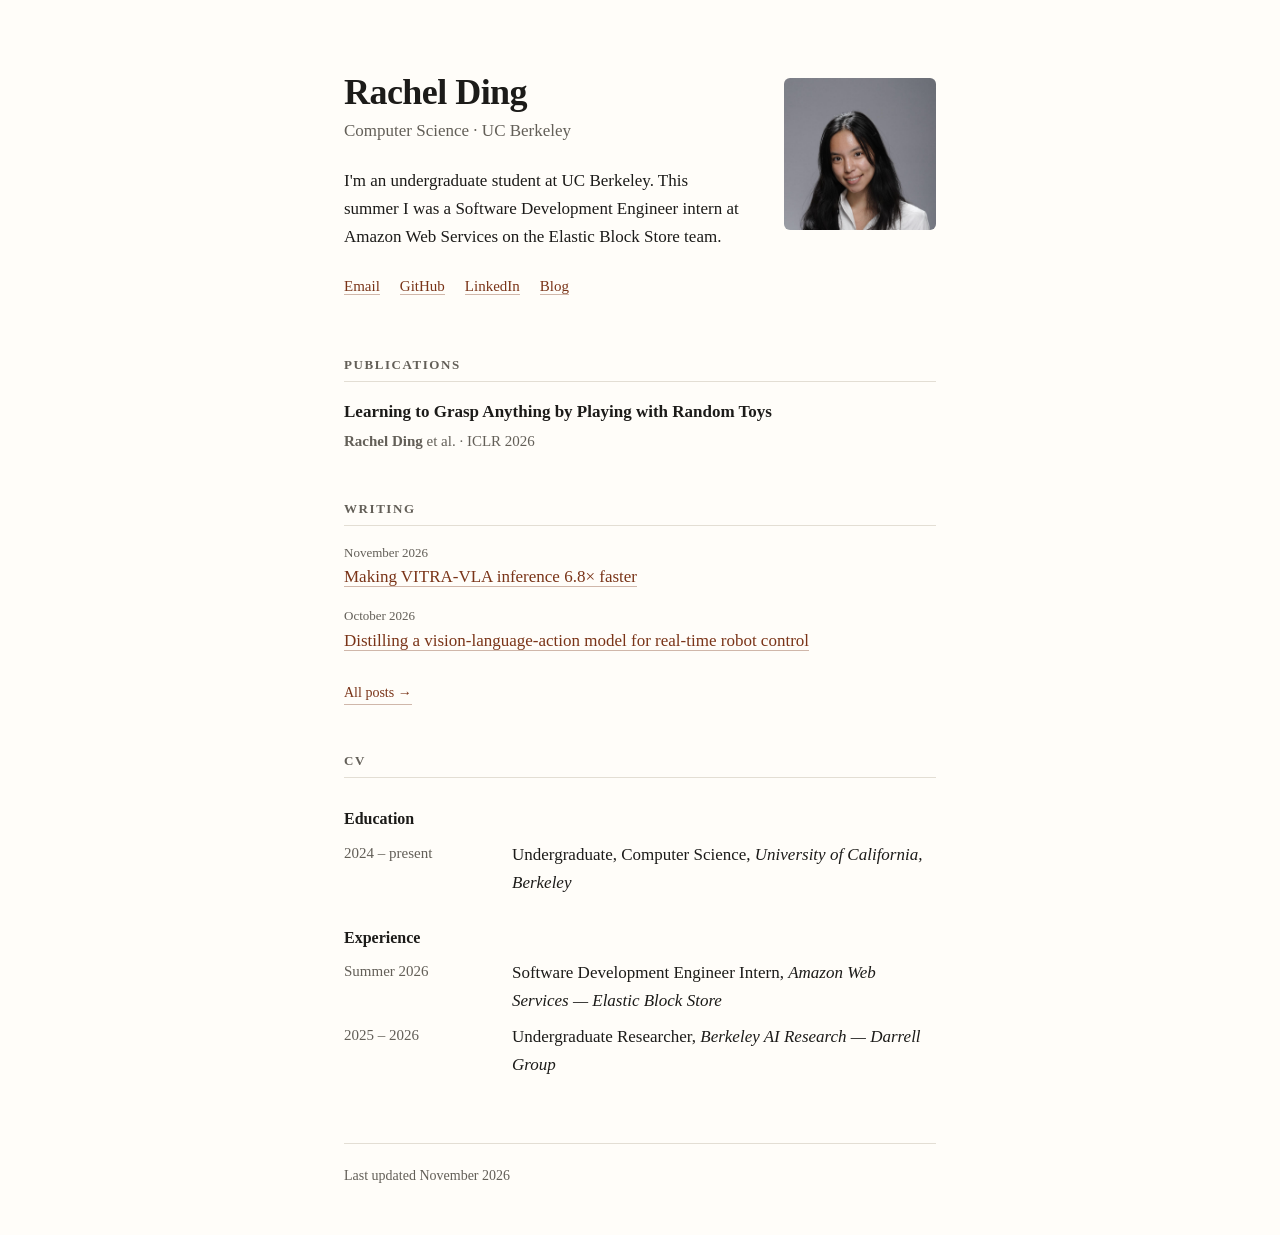
<file: index.html>
<!DOCTYPE html>
<html lang="en">
<head>
  <meta charset="utf-8">
  <meta name="viewport" content="width=device-width, initial-scale=1">

  <title>Rachel Ding</title>
  <meta name="description" content="Computer Science student and machine learning researcher at UC Berkeley">

  <!-- Social preview -->
  <meta property="og:title" content="Rachel Ding">
  <meta property="og:description" content="Computer Science student and machine learning researcher at UC Berkeley">
  <meta property="og:type" content="website">
  <meta property="og:url" content="https://rding870.github.io/">

  <link rel="stylesheet" href="style.css?v=2">
  <link rel="icon" href="data:image/svg+xml,<svg xmlns='http://www.w3.org/2000/svg' viewBox='0 0 16 16'><text y='13' font-size='14'>📄</text></svg>">
</head>

<body>
<main>

  <section class="intro">
    <div class="intro-text">
      <h1>Rachel Ding</h1>
      <p class="tagline">Computer Science &middot; UC Berkeley</p>

      <p class="bio">
        I'm an undergraduate student at UC Berkeley. This summer I was a Software
        Development Engineer intern at Amazon Web Services on the Elastic Block
        Store team.
      </p>

      <ul class="links">
        <li><a href="mailto:rachelding@berkeley.edu">Email</a></li>
        <li><a href="https://github.com/rding870">GitHub</a></li>
        <li><a href="https://www.linkedin.com/in/rachel-d-995b91208/">LinkedIn</a></li>
        <li><a href="blog/">Blog</a></li>
      </ul>
    </div>

    <img class="portrait" src="rachel.jpg" alt="Portrait of Rachel Ding">
  </section>

  <section id="publications">
    <h2>Publications</h2>

    <ul class="pubs">
      <li>
        <a class="pub-title" href="https://arxiv.org/abs/2510.12866">Learning to Grasp Anything by Playing with Random Toys</a>
        <span class="pub-meta"><strong>Rachel Ding</strong> et al. &middot; ICLR 2026</span>
      </li>
    </ul>
  </section>

  <section id="writing">
    <h2>Writing</h2>

    <ul class="writing">
      <li>
        <time datetime="2026-11-12">November 2026</time>
        <a href="blog/optimizing-vitra-vla-inference.html">Making VITRA-VLA inference 6.8&times; faster</a>
      </li>
      <li>
        <time datetime="2026-10-31">October 2026</time>
        <a href="blog/distilling-lingbot-va.html">Distilling a vision-language-action model for real-time robot control</a>
      </li>
    </ul>

    <a class="more" href="blog/">All posts &rarr;</a>
  </section>

  <section id="cv">
    <h2>CV</h2>

    <h3>Education</h3>

    <dl class="timeline">
      <dt>2024 &ndash; present</dt>
      <dd>
        Undergraduate, Computer Science,
        <em>University of California, Berkeley</em>
      </dd>
    </dl>

    <h3>Experience</h3>

    <dl class="timeline">
      <dt>Summer 2026</dt>
      <dd>
        Software Development Engineer Intern,
        <em>Amazon Web Services — Elastic Block Store</em>
      </dd>

      <dt>2025 &ndash; 2026</dt>
      <dd>
        Undergraduate Researcher,
        <em>Berkeley AI Research — Darrell Group</em>
      </dd>
    </dl>
  </section>

  <footer>
    <p>
      Last updated November 2026
    </p>
  </footer>

</main>
</body>
</html>
</file>
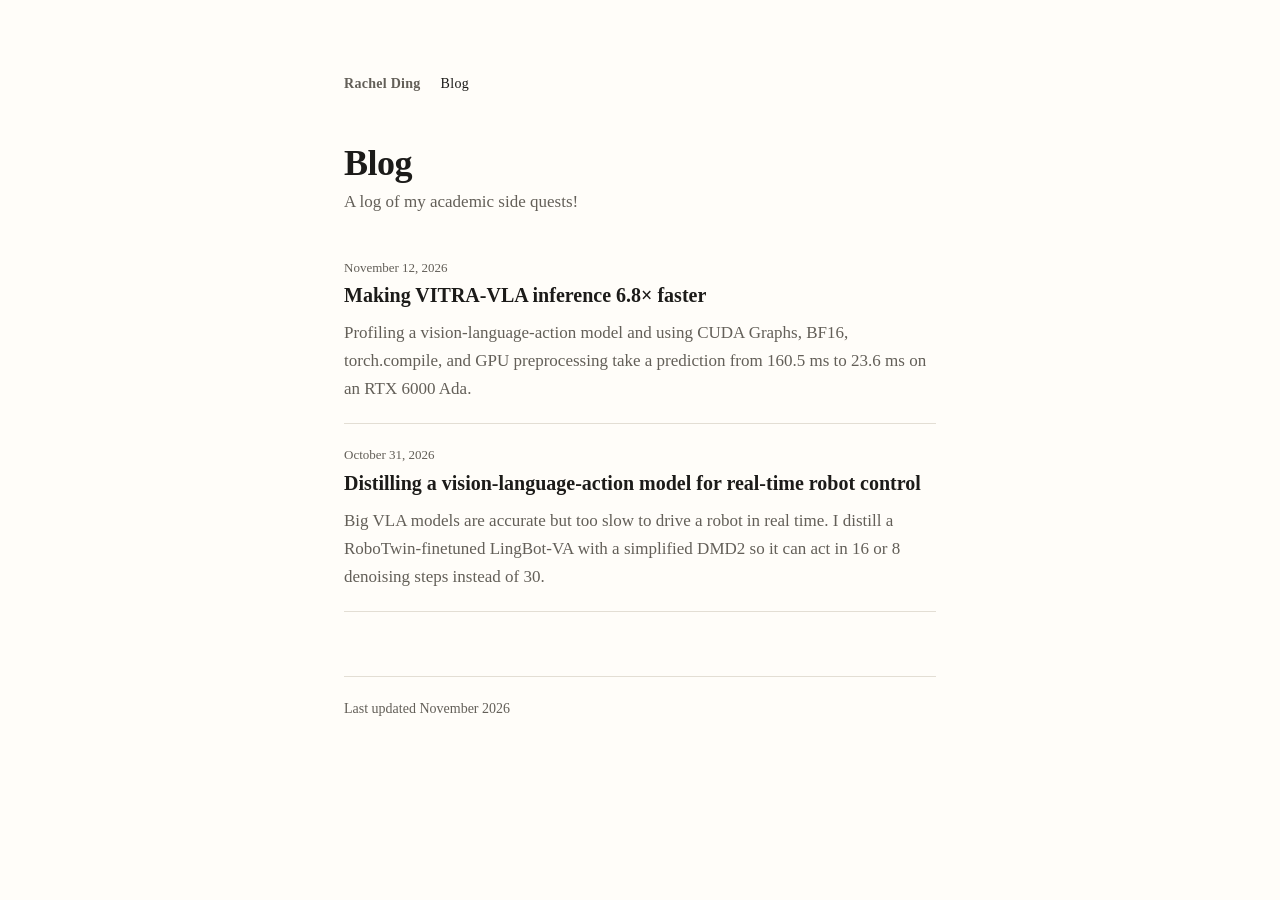
<file: blog/index.html>
<!DOCTYPE html>
<html lang="en">
<head>
  <meta charset="utf-8">
  <meta name="viewport" content="width=device-width, initial-scale=1">

  <title>Blog &middot; Rachel Ding</title>
  <meta name="description" content="Notes on machine learning systems, robotics, and research in progress.">

  <meta property="og:title" content="Blog · Rachel Ding">
  <meta property="og:description" content="Notes on machine learning systems, robotics, and research in progress.">
  <meta property="og:type" content="website">
  <meta property="og:url" content="https://rding870.github.io/blog/">

  <link rel="stylesheet" href="../style.css?v=2">
  <link rel="icon" href="data:image/svg+xml,<svg xmlns='http://www.w3.org/2000/svg' viewBox='0 0 16 16'><text y='13' font-size='14'>📄</text></svg>">
</head>

<body>
<main>

  <nav class="site-nav" aria-label="Site">
    <a class="site-nav-home" href="../">Rachel Ding</a>
    <a href="./" aria-current="page">Blog</a>
  </nav>

  <header>
    <h1>Blog</h1>
    <p class="tagline">A log of my academic side quests!</p>
  </header>

  <section id="posts">
    <ul class="post-list">
      <li>
        <time datetime="2026-11-12">November 12, 2026</time>
        <a class="post-list-title" href="optimizing-vitra-vla-inference.html">
          Making VITRA-VLA inference 6.8&times; faster
        </a>
        <p class="post-list-summary">
          Profiling a vision-language-action model and using
          CUDA Graphs, BF16, torch.compile, and GPU preprocessing take a
          prediction from 160.5 ms to 23.6 ms on an RTX 6000 Ada.
        </p>
      </li>
      <li>
        <time datetime="2026-10-31">October 31, 2026</time>
        <a class="post-list-title" href="distilling-lingbot-va.html">
          Distilling a vision-language-action model for real-time robot control
        </a>
        <p class="post-list-summary">
          Big VLA models are accurate but too slow to drive a robot in real time.
          I distill a RoboTwin-finetuned LingBot-VA with a simplified DMD2 so it
          can act in 16 or 8 denoising steps instead of 30.
        </p>
      </li>
    </ul>
  </section>

  <footer>
    <p>Last updated November 2026</p>
  </footer>

</main>
</body>
</html>
</file>
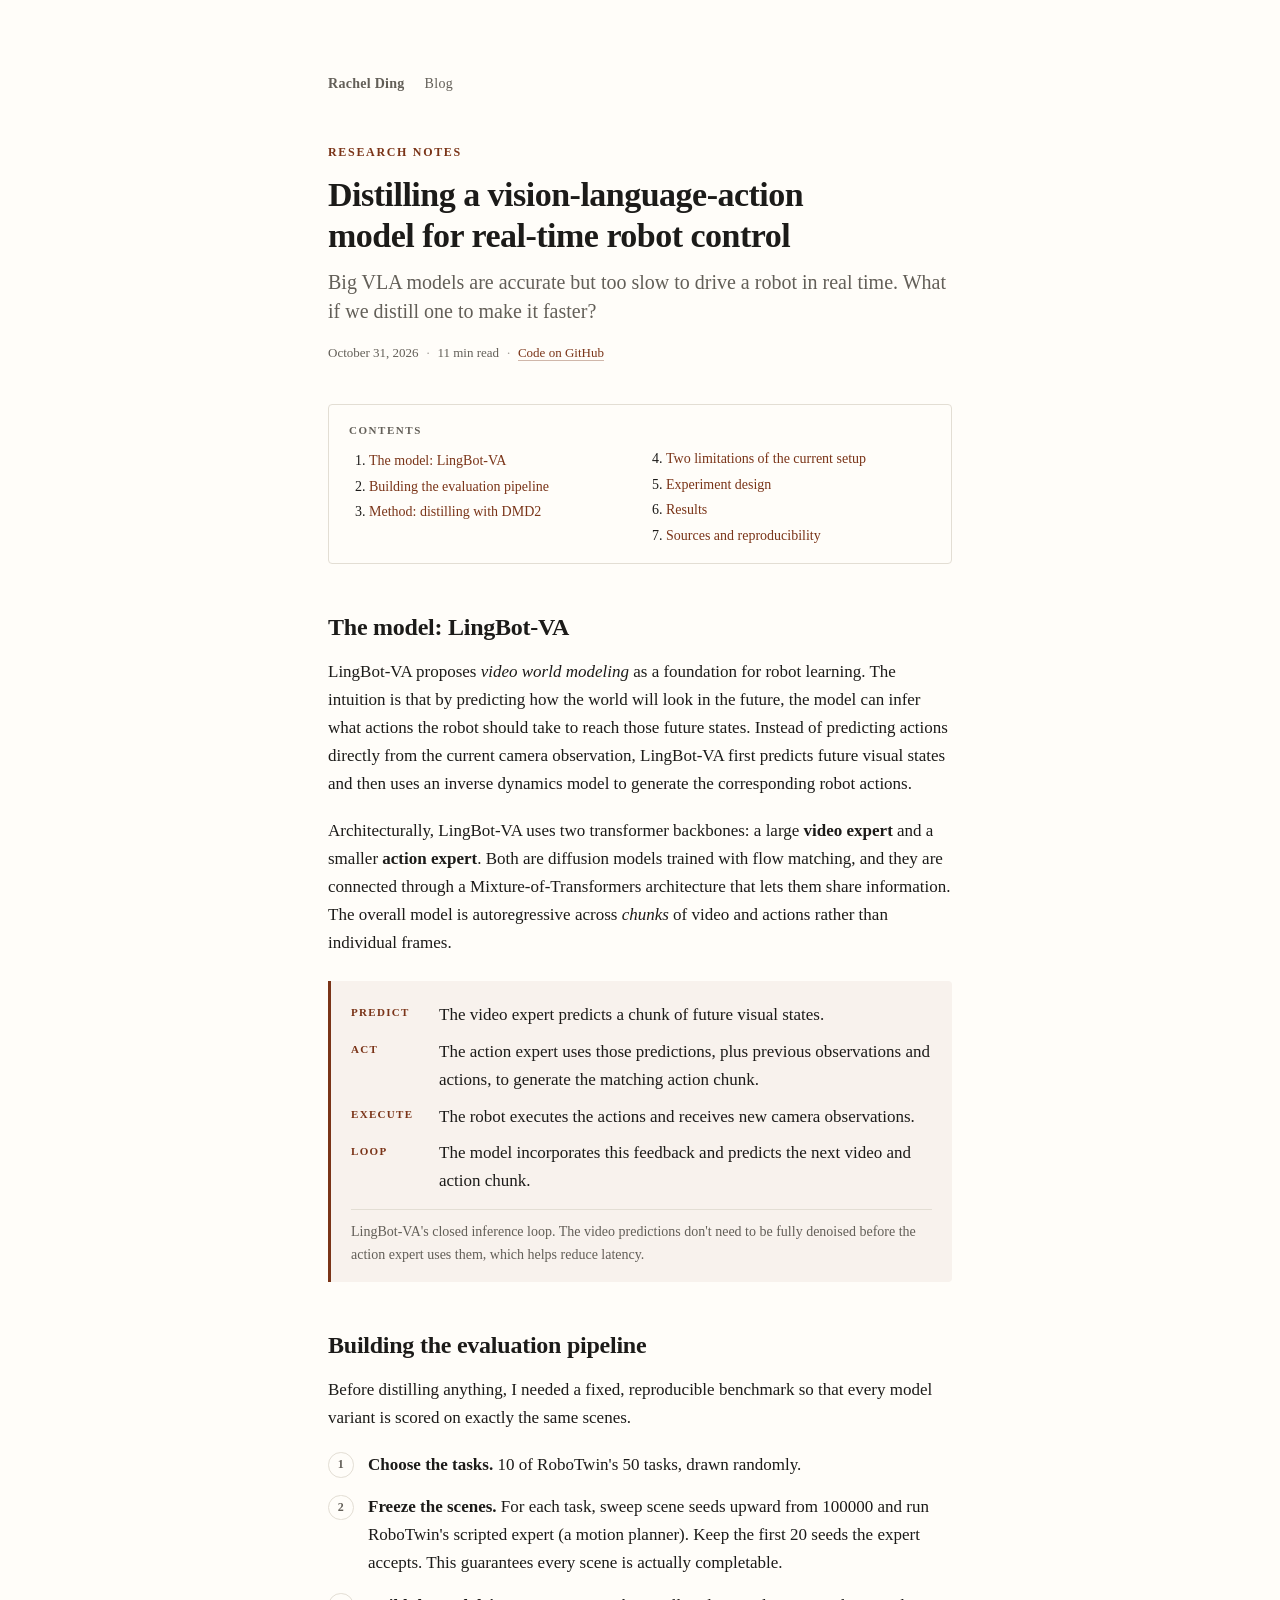
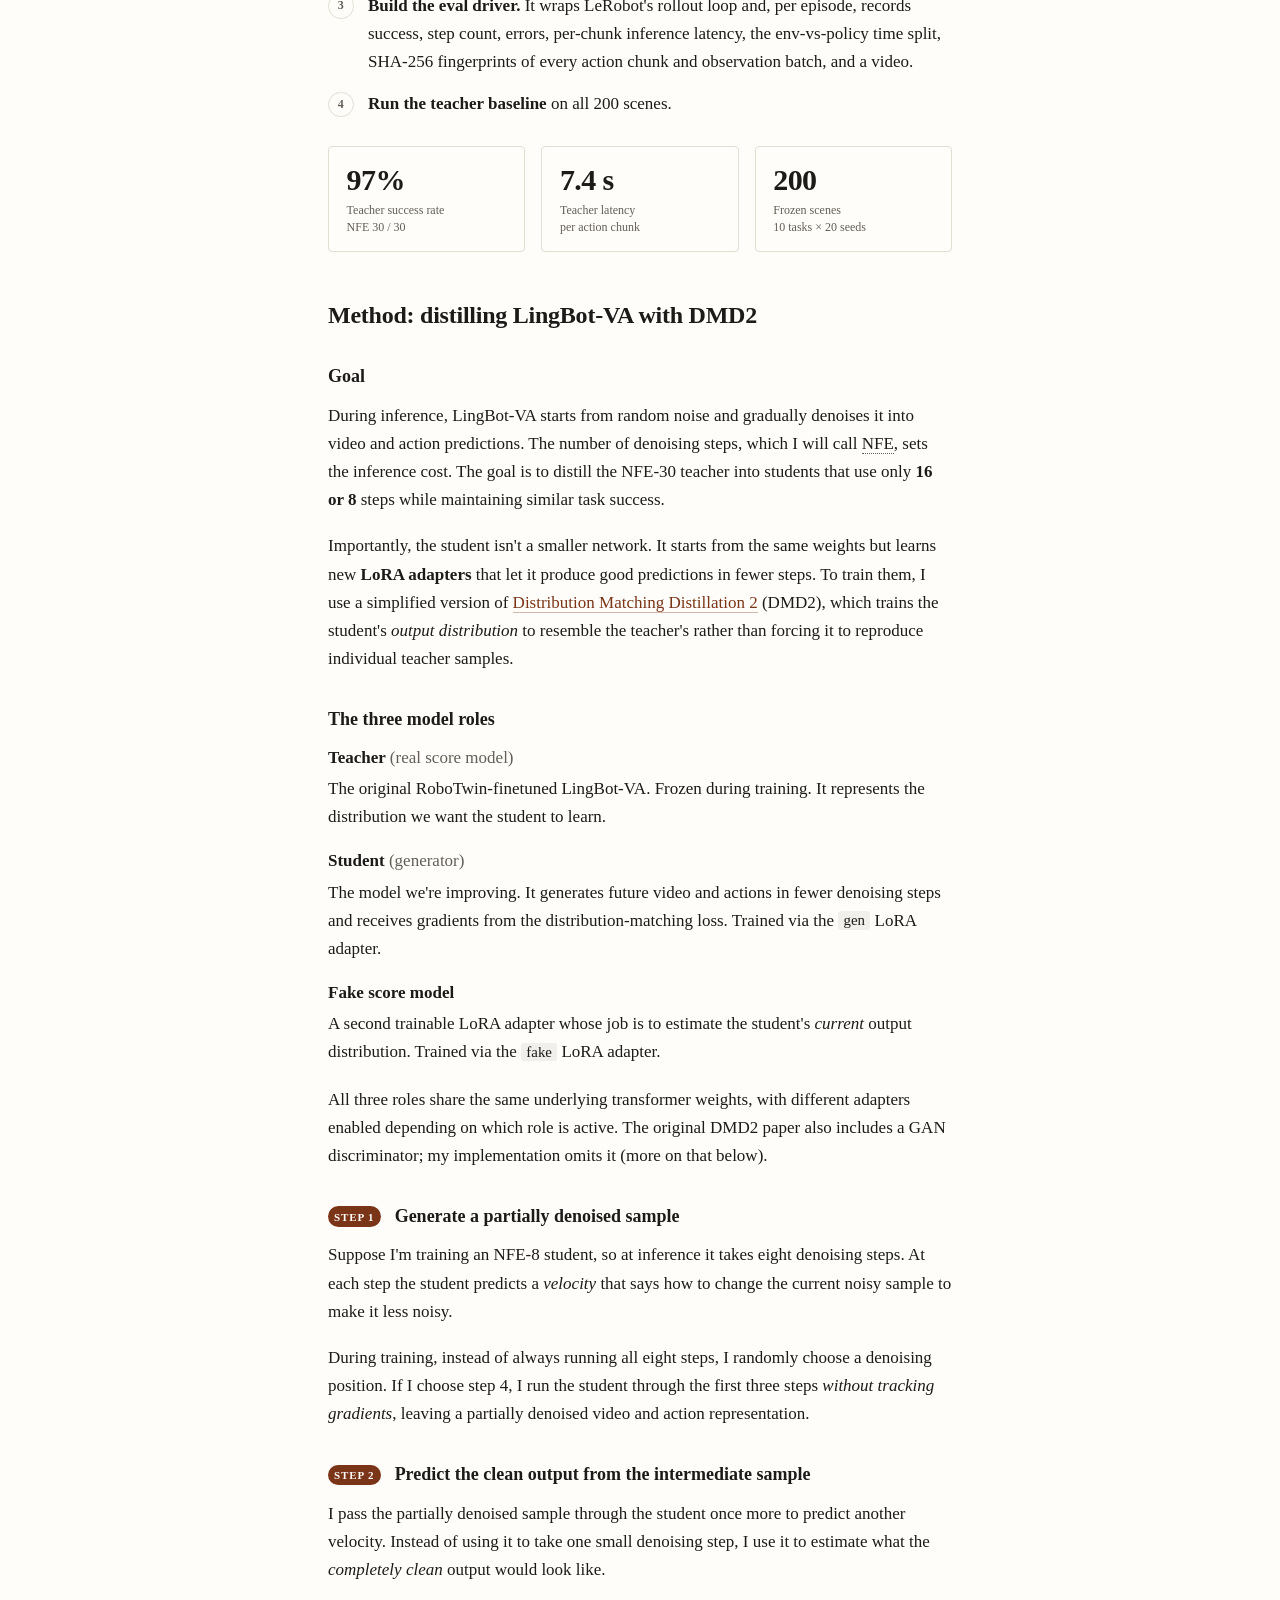
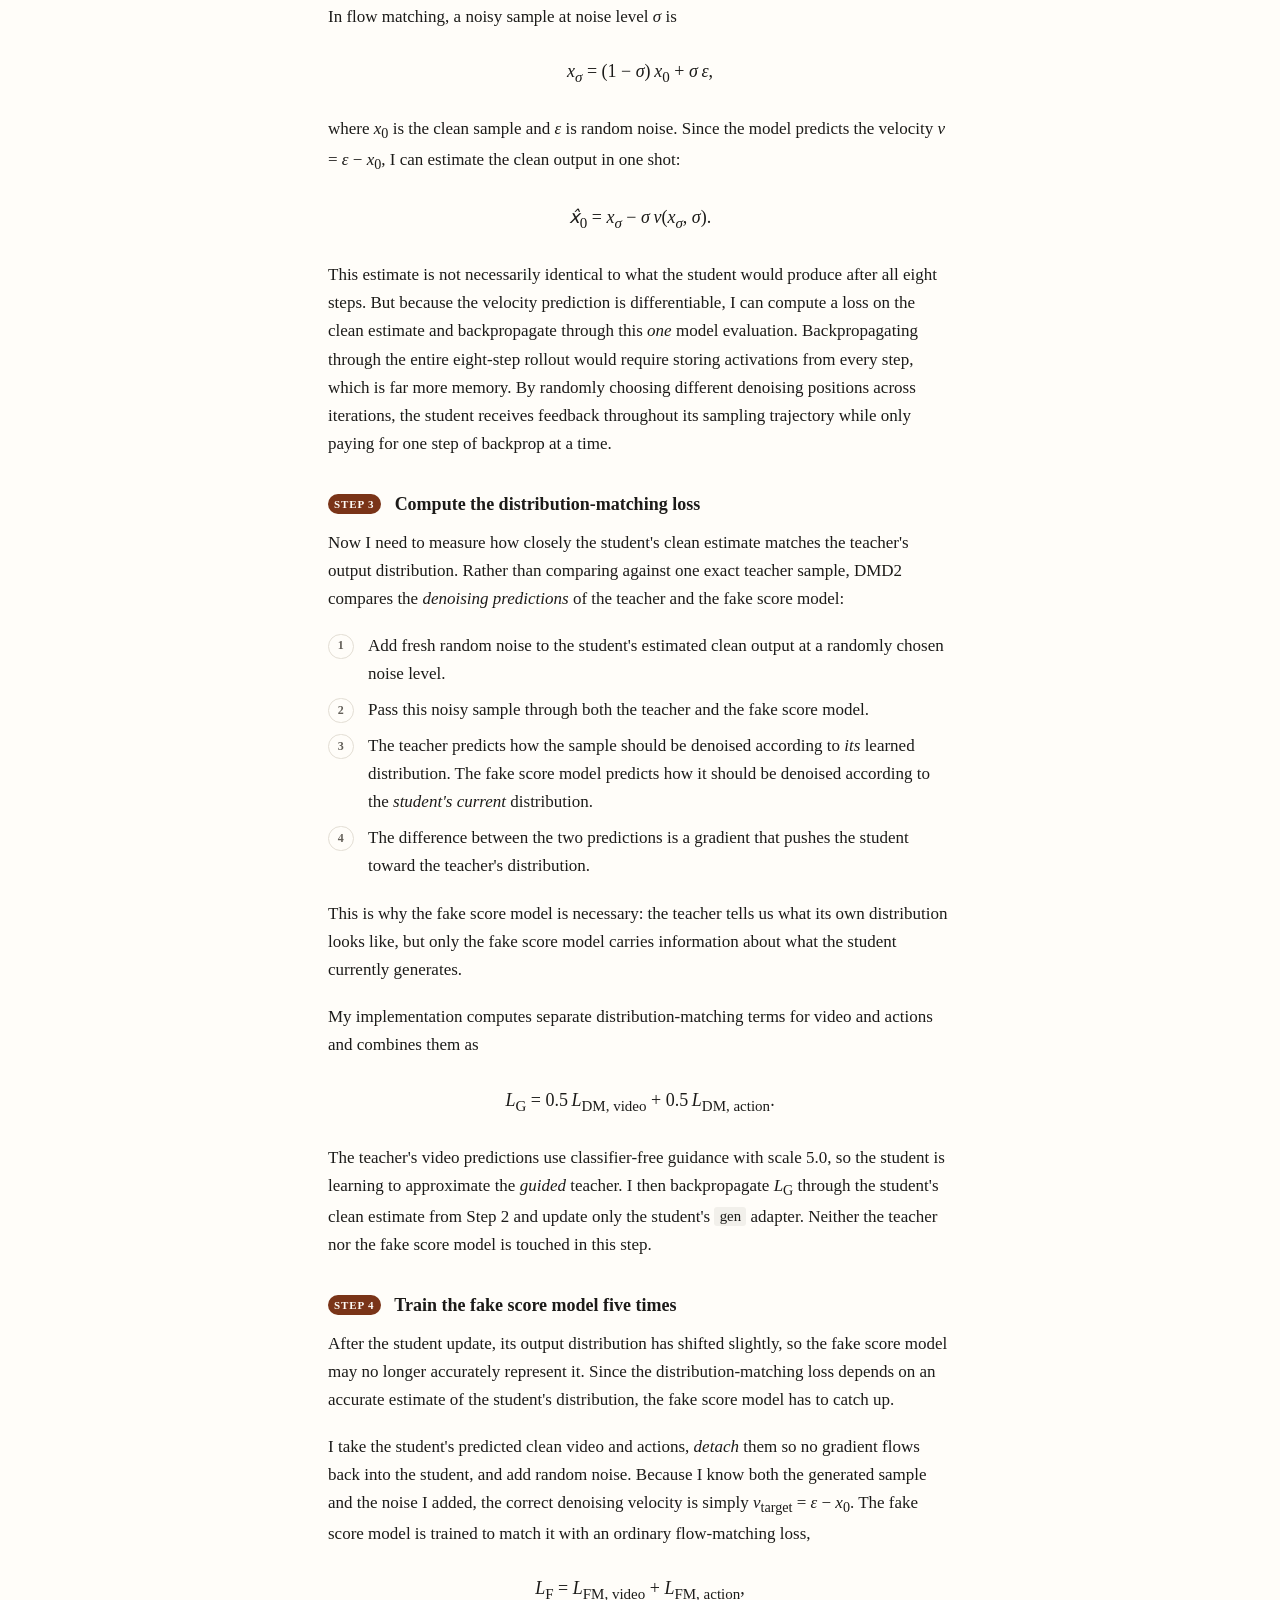
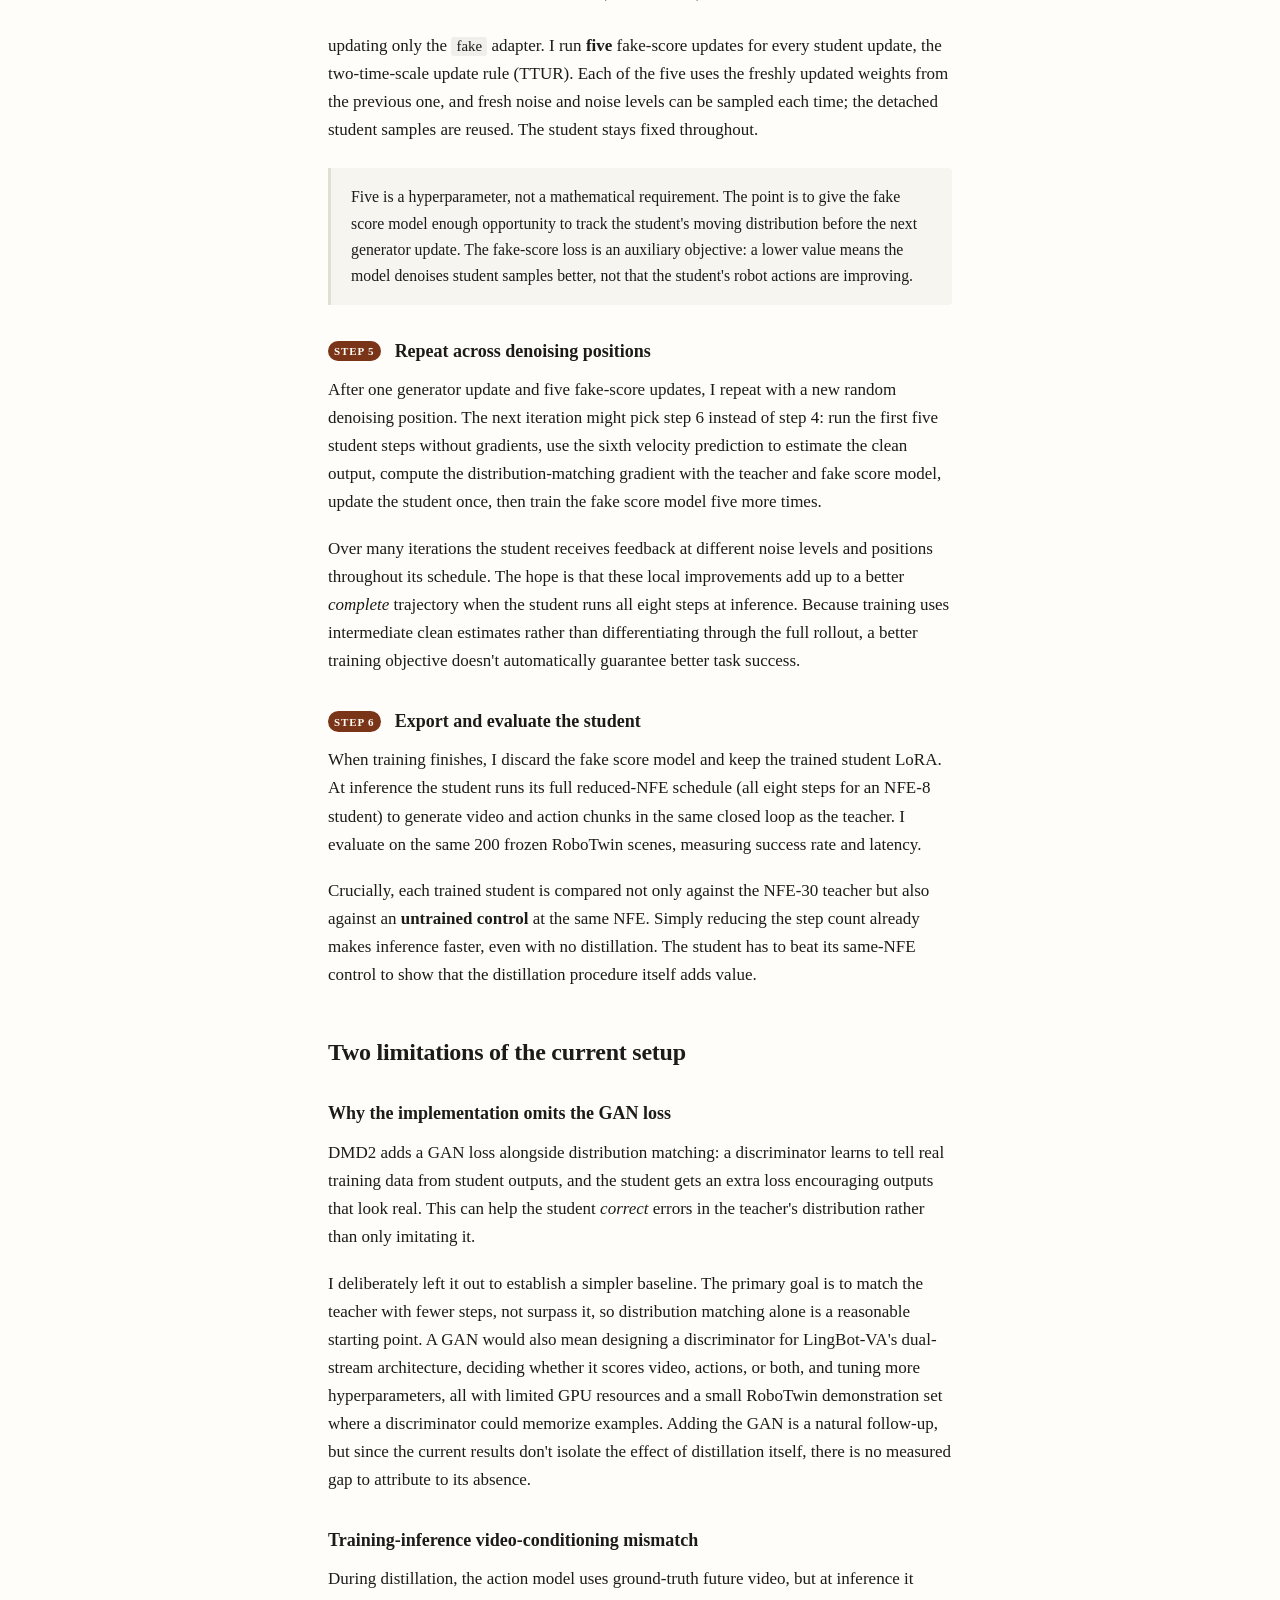
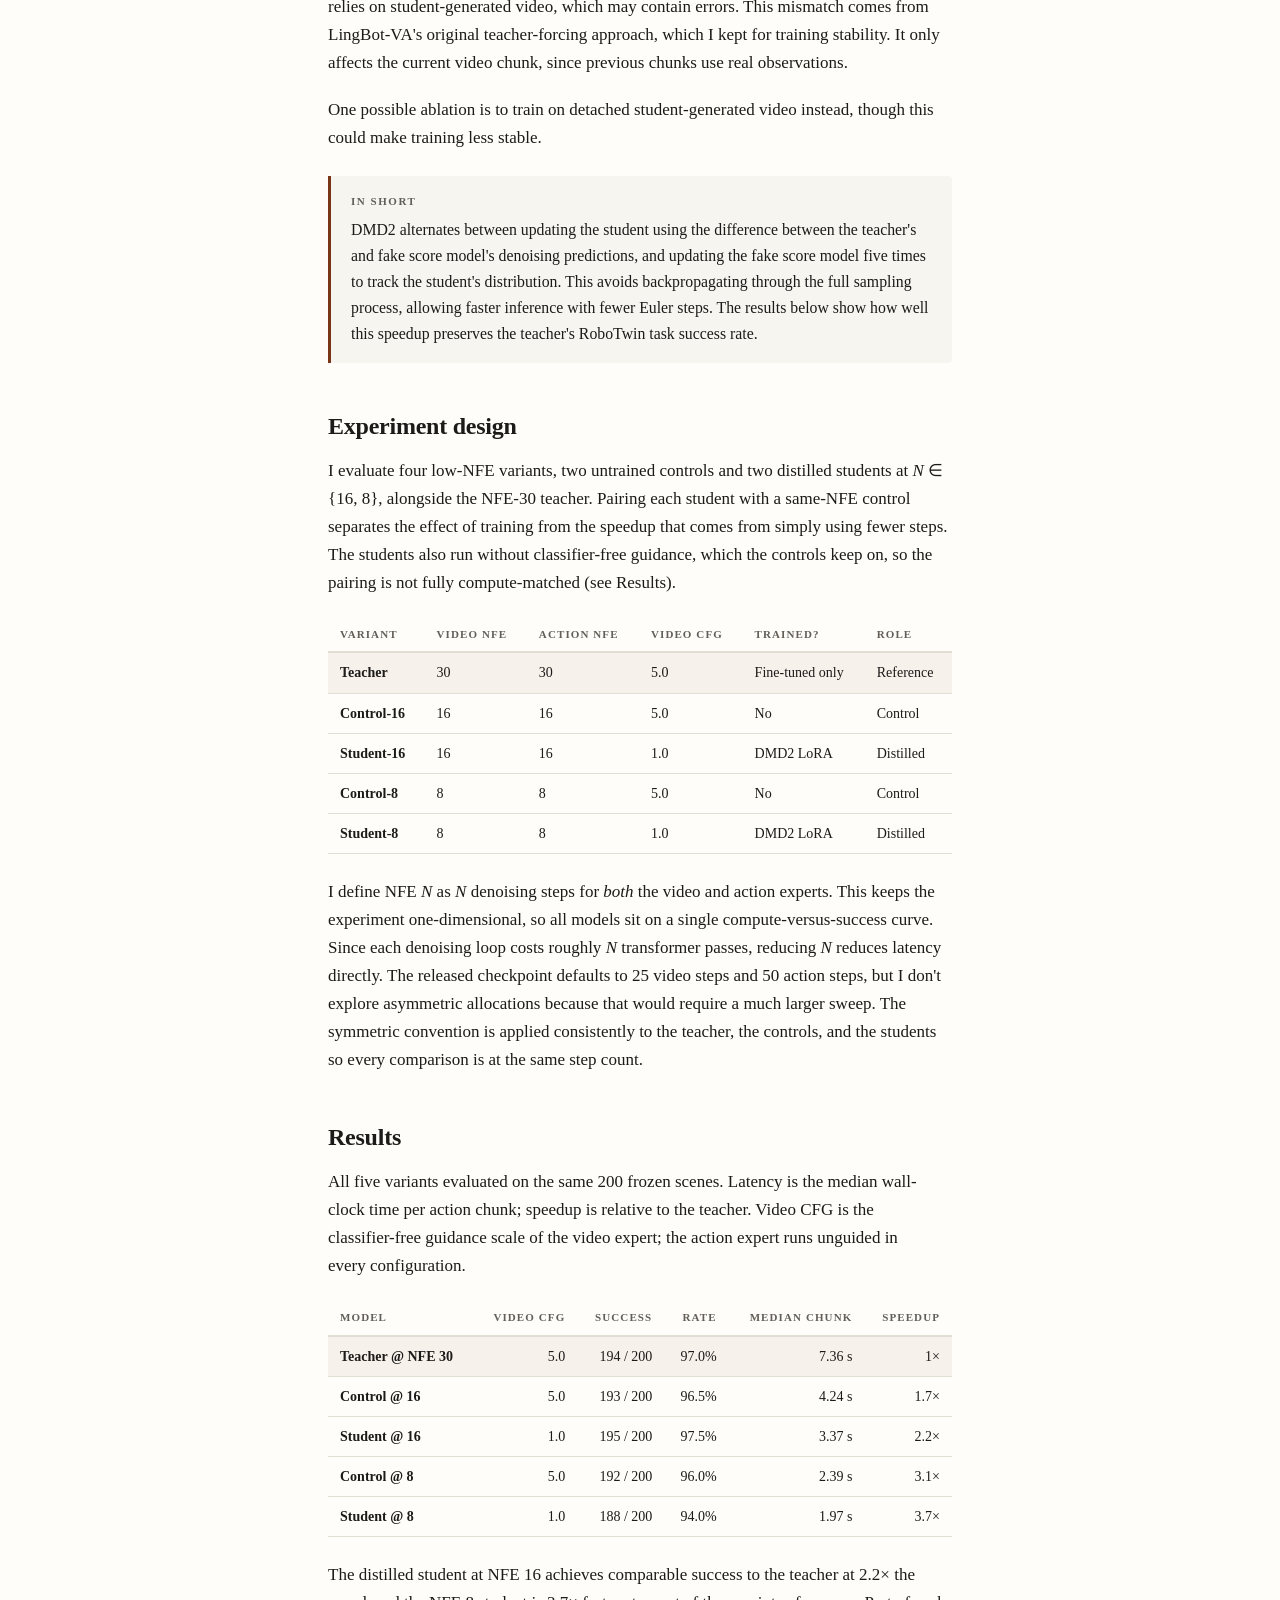
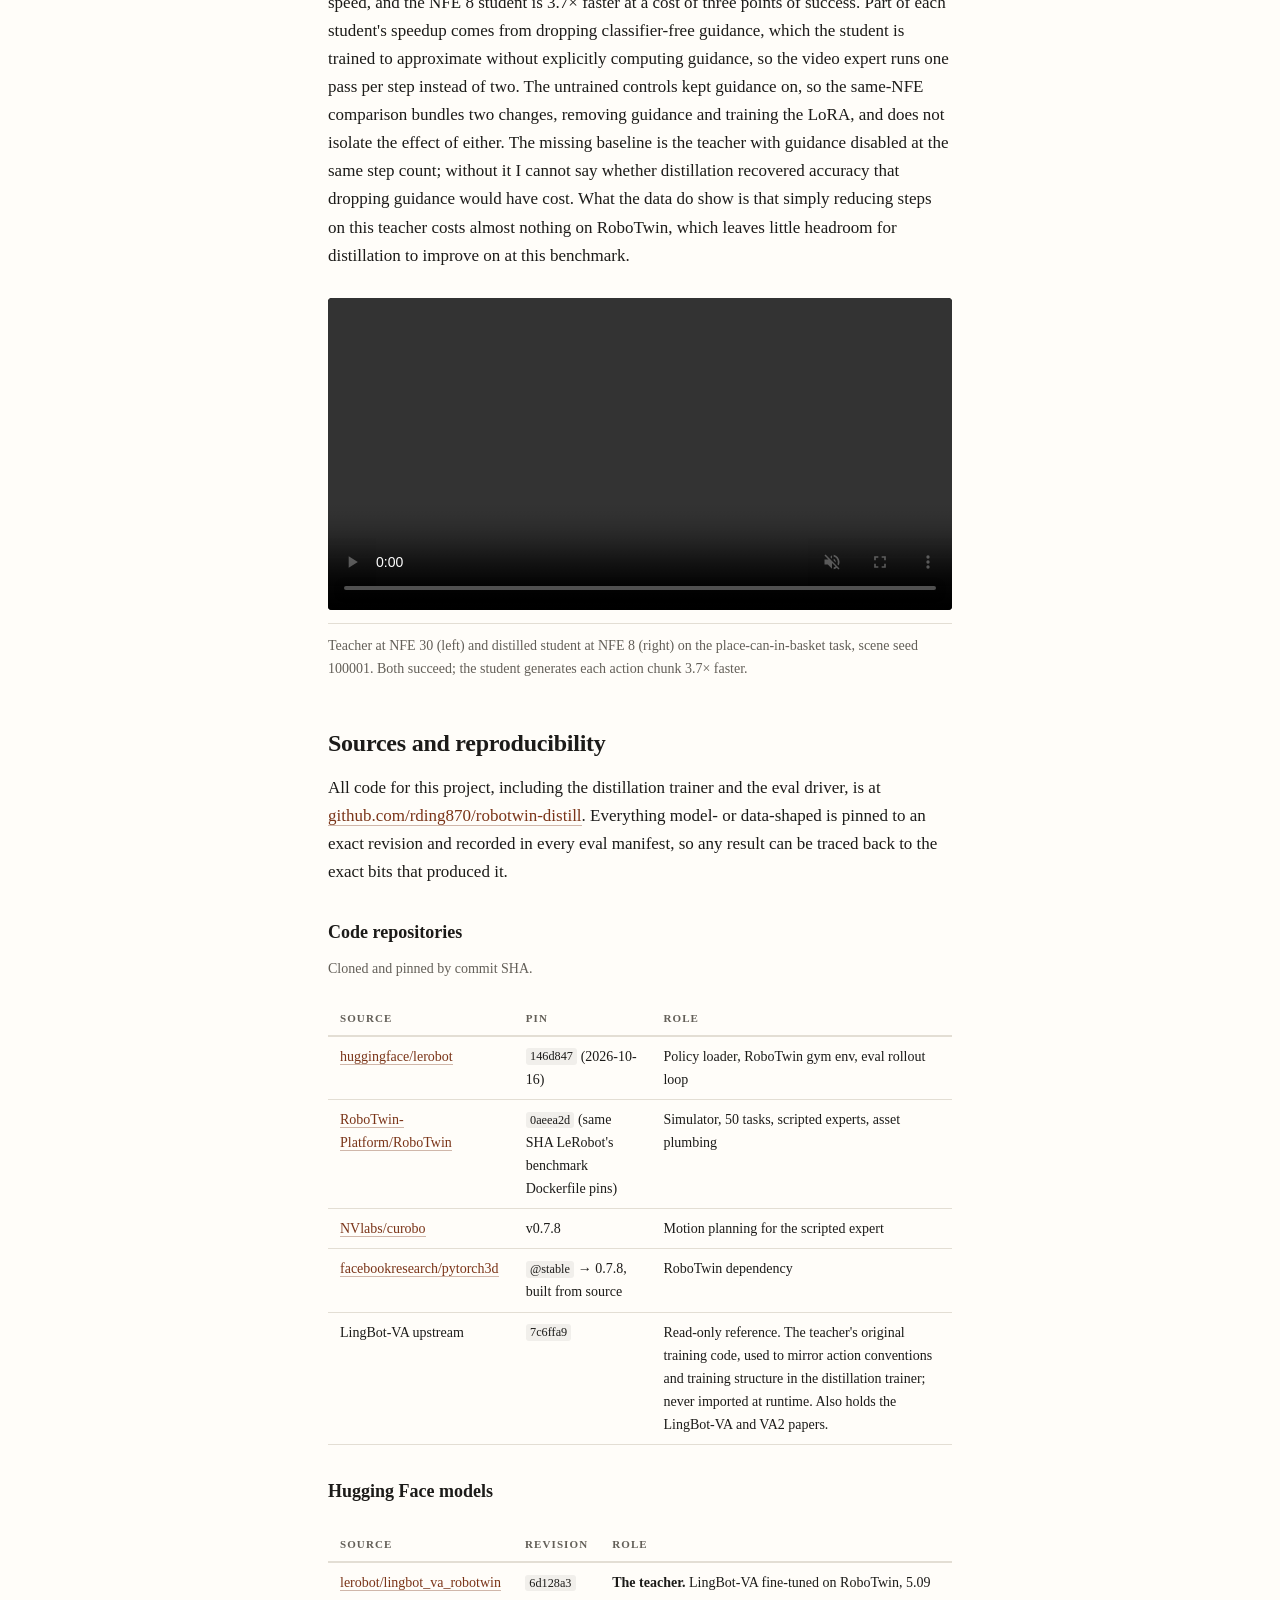
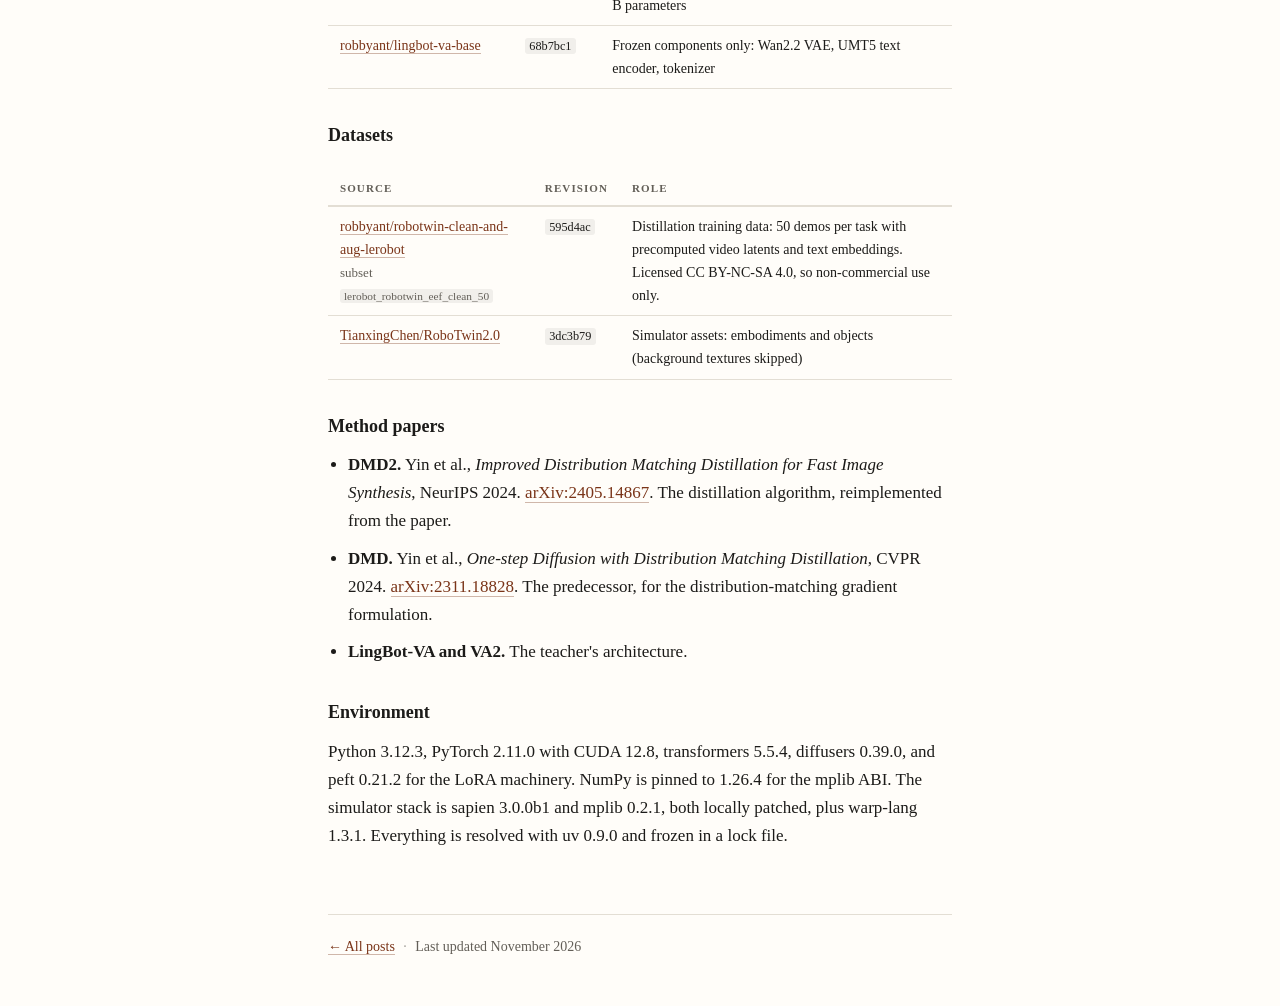
<file: blog/distilling-lingbot-va.html>
<!DOCTYPE html>
<html lang="en">
<head>
  <meta charset="utf-8">
  <meta name="viewport" content="width=device-width, initial-scale=1">

  <title>Distilling a vision-language-action model for real-time robot control &middot; Rachel Ding</title>
  <meta name="description" content="Distilling a RoboTwin-finetuned LingBot-VA with a simplified DMD2 so it can act in 16 or 8 denoising steps instead of 30.">

  <meta property="og:title" content="Distilling a vision-language-action model for real-time robot control">
  <meta property="og:description" content="Distilling a RoboTwin-finetuned LingBot-VA with a simplified DMD2 so it can act in 16 or 8 denoising steps instead of 30.">
  <meta property="og:type" content="article">
  <meta property="og:url" content="https://rding870.github.io/blog/distilling-lingbot-va.html">

  <link rel="stylesheet" href="../style.css?v=2">
  <link rel="icon" href="data:image/svg+xml,<svg xmlns='http://www.w3.org/2000/svg' viewBox='0 0 16 16'><text y='13' font-size='14'>📄</text></svg>">
</head>

<body>
<main class="article-main">

  <nav class="site-nav" aria-label="Site">
    <a class="site-nav-home" href="../">Rachel Ding</a>
    <a href="./">Blog</a>
  </nav>

  <article class="post">

    <header class="post-header">
      <p class="eyebrow">Research notes</p>
      <h1>Distilling a vision-language-action model for real-time robot control</h1>
      <p class="dek">
        Big VLA models are accurate but too slow to drive a robot in real time.
        What if we distill one to make it faster?
      </p>
      <p class="post-meta">
        <time datetime="2026-10-31">October 31, 2026</time>
        <span class="sep">&middot;</span> 11 min read
        <span class="sep">&middot;</span>
        <a href="https://github.com/rding870/robotwin-distill">Code on GitHub</a>
      </p>
    </header>

    <aside class="toc" aria-label="Contents">
      <p class="toc-title">Contents</p>
      <ol>
        <li><a href="#model">The model: LingBot-VA</a></li>
        <li><a href="#eval">Building the evaluation pipeline</a></li>
        <li><a href="#method">Method: distilling with DMD2</a></li>
        <li><a href="#limitations">Two limitations of the current setup</a></li>
        <li><a href="#experiment">Experiment design</a></li>
        <li><a href="#results">Results</a></li>
        <li><a href="#sources">Sources and reproducibility</a></li>
      </ol>
    </aside>

    <!-- ------------------------------------------------------------------ -->
    <h2 id="model">The model: LingBot-VA</h2>

    <p>
      LingBot-VA proposes <em>video world modeling</em> as a foundation for robot
      learning. The intuition is that by predicting how the world will look in the
      future, the model can infer what actions the robot should take to reach those
      future states. Instead of predicting actions directly from the current camera
      observation, LingBot-VA first predicts future visual states and then uses an
      inverse dynamics model to generate the corresponding robot actions.
    </p>

    <p>
      Architecturally, LingBot-VA uses two transformer backbones: a large
      <strong>video expert</strong> and a smaller <strong>action expert</strong>.
      Both are diffusion models trained with flow matching, and they are connected
      through a Mixture-of-Transformers architecture that lets them share
      information. The overall model is autoregressive across <em>chunks</em> of
      video and actions rather than individual frames.
    </p>

    <figure class="flow">
      <ol class="flow-steps">
        <li><span class="flow-label">Predict</span> The video expert predicts a chunk of future visual states.</li>
        <li><span class="flow-label">Act</span> The action expert uses those predictions, plus previous observations and actions, to generate the matching action chunk.</li>
        <li><span class="flow-label">Execute</span> The robot executes the actions and receives new camera observations.</li>
        <li><span class="flow-label">Loop</span> The model incorporates this feedback and predicts the next video and action chunk.</li>
      </ol>
      <figcaption>LingBot-VA's closed inference loop. The video predictions don't need to be fully denoised before the action expert uses them, which helps reduce latency.</figcaption>
    </figure>

    <!-- ------------------------------------------------------------------ -->
    <h2 id="eval">Building the evaluation pipeline</h2>

    <p>
      Before distilling anything, I needed a fixed, reproducible benchmark so that
      every model variant is scored on exactly the same scenes.
    </p>

    <ol class="steps">
      <li>
        <strong>Choose the tasks.</strong>
        10 of RoboTwin's 50 tasks, drawn randomly.
      </li>
      <li>
        <strong>Freeze the scenes.</strong>
        For each task, sweep scene seeds upward from 100000 and run RoboTwin's
        scripted expert (a motion planner). Keep the first 20 seeds the expert
        accepts. This guarantees every scene is actually completable.
      </li>
      <li>
        <strong>Build the eval driver.</strong>
        It wraps LeRobot's rollout loop and, per episode, records success, step
        count, errors, per-chunk inference latency, the env-vs-policy time split,
        SHA-256 fingerprints of every action chunk and observation batch, and a
        video.
      </li>
      <li>
        <strong>Run the teacher baseline</strong> on all 200 scenes.
      </li>
    </ol>

    <div class="stat-row">
      <div class="stat">
        <span class="stat-value">97%</span>
        <span class="stat-label">Teacher success rate<br>NFE 30 / 30</span>
      </div>
      <div class="stat">
        <span class="stat-value">7.4 s</span>
        <span class="stat-label">Teacher latency<br>per action chunk</span>
      </div>
      <div class="stat">
        <span class="stat-value">200</span>
        <span class="stat-label">Frozen scenes<br>10 tasks &times; 20 seeds</span>
      </div>
    </div>

    <!-- ------------------------------------------------------------------ -->
    <h2 id="method">Method: distilling LingBot-VA with DMD2</h2>

    <h3>Goal</h3>

    <p>
      During inference, LingBot-VA starts from random noise and gradually denoises
      it into video and action predictions. The number of denoising steps, which I
      will call <abbr title="number of function evaluations">NFE</abbr>, sets the
      inference cost. The goal is to distill the NFE-30 teacher into students that
      use only <strong>16 or 8</strong> steps while maintaining similar task
      success.
    </p>

    <p>
      Importantly, the student isn't a smaller network. It starts from the same
      weights but learns new <strong>LoRA adapters</strong> that let it produce
      good predictions in fewer steps. To train them, I use a simplified version of
      <a href="https://arxiv.org/abs/2405.14867">Distribution Matching Distillation 2</a>
      (DMD2), which trains the student's <em>output distribution</em> to resemble
      the teacher's rather than forcing it to reproduce individual teacher samples.
    </p>

    <h3>The three model roles</h3>

    <dl class="roles">
      <dt>Teacher <span class="alias">(real score model)</span></dt>
      <dd>
        The original RoboTwin-finetuned LingBot-VA. Frozen during training. It
        represents the distribution we want the student to learn.
      </dd>

      <dt>Student <span class="alias">(generator)</span></dt>
      <dd>
        The model we're improving. It generates future video and actions in fewer
        denoising steps and receives gradients from the distribution-matching loss.
        Trained via the <code>gen</code> LoRA adapter.
      </dd>

      <dt>Fake score model</dt>
      <dd>
        A second trainable LoRA adapter whose job is to estimate the student's
        <em>current</em> output distribution. Trained via the <code>fake</code> LoRA
        adapter.
      </dd>
    </dl>

    <p>
      All three roles share the same underlying transformer weights, with different
      adapters enabled depending on which role is active. The original DMD2 paper
      also includes a GAN discriminator; my implementation omits it (more on that
      below).
    </p>

    <h3><span class="step-num">Step 1</span> Generate a partially denoised sample</h3>

    <p>
      Suppose I'm training an NFE-8 student, so at inference it takes eight
      denoising steps. At each step the student predicts a <em>velocity</em> that
      says how to change the current noisy sample to make it less noisy.
    </p>

    <p>
      During training, instead of always running all eight steps, I randomly choose
      a denoising position. If I choose step 4, I run the student through the first
      three steps <em>without tracking gradients</em>, leaving a partially denoised
      video and action representation.
    </p>

    <h3><span class="step-num">Step 2</span> Predict the clean output from the intermediate sample</h3>

    <p>
      I pass the partially denoised sample through the student once more to predict
      another velocity. Instead of using it to take one small denoising step, I use
      it to estimate what the <em>completely clean</em> output would look like.
    </p>

    <p>
      In flow matching, a noisy sample at noise level <var>&sigma;</var> is
    </p>

    <p class="math">
      <var>x</var><sub><var>&sigma;</var></sub> = (1 &minus; <var>&sigma;</var>)&thinsp;<var>x</var><sub>0</sub> + <var>&sigma;</var>&thinsp;<var>&epsilon;</var>,
    </p>

    <p>
      where <var>x</var><sub>0</sub> is the clean sample and
      <var>&epsilon;</var> is random noise. Since the model predicts the velocity
      <var>v</var> = <var>&epsilon;</var> &minus; <var>x</var><sub>0</sub>, I can
      estimate the clean output in one shot:
    </p>

    <p class="math">
      <var>x&#770;</var><sub>0</sub> = <var>x</var><sub><var>&sigma;</var></sub> &minus; <var>&sigma;</var>&thinsp;<var>v</var>(<var>x</var><sub><var>&sigma;</var></sub>, <var>&sigma;</var>).
    </p>

    <p>
      This estimate is not necessarily identical to what the student would produce
      after all eight steps. But because the velocity prediction is differentiable,
      I can compute a loss on the clean estimate and backpropagate through this
      <em>one</em> model evaluation. Backpropagating through the entire eight-step
      rollout would require storing activations from every step, which is far more
      memory. By randomly choosing different denoising positions across iterations,
      the student receives feedback throughout its sampling trajectory while only
      paying for one step of backprop at a time.
    </p>

    <h3><span class="step-num">Step 3</span> Compute the distribution-matching loss</h3>

    <p>
      Now I need to measure how closely the student's clean estimate matches the
      teacher's output distribution. Rather than comparing against one exact
      teacher sample, DMD2 compares the <em>denoising predictions</em> of the
      teacher and the fake score model:
    </p>

    <ol class="steps steps-compact">
      <li>Add fresh random noise to the student's estimated clean output at a randomly chosen noise level.</li>
      <li>Pass this noisy sample through both the teacher and the fake score model.</li>
      <li>The teacher predicts how the sample should be denoised according to <em>its</em> learned distribution. The fake score model predicts how it should be denoised according to the <em>student's current</em> distribution.</li>
      <li>The difference between the two predictions is a gradient that pushes the student toward the teacher's distribution.</li>
    </ol>

    <p>
      This is why the fake score model is necessary: the teacher tells us what its
      own distribution looks like, but only the fake score model carries
      information about what the student currently generates.
    </p>

    <p>
      My implementation computes separate distribution-matching terms for video
      and actions and combines them as
    </p>

    <p class="math">
      <var>L</var><sub>G</sub> = 0.5&thinsp;<var>L</var><sub>DM, video</sub> + 0.5&thinsp;<var>L</var><sub>DM, action</sub>.
    </p>

    <p>
      The teacher's video predictions use classifier-free guidance with scale 5.0,
      so the student is learning to approximate the <em>guided</em> teacher. I then
      backpropagate <var>L</var><sub>G</sub> through the student's clean estimate
      from Step 2 and update only the student's <code>gen</code> adapter. Neither
      the teacher nor the fake score model is touched in this step.
    </p>

    <h3><span class="step-num">Step 4</span> Train the fake score model five times</h3>

    <p>
      After the student update, its output distribution has shifted slightly, so
      the fake score model may no longer accurately represent it. Since the
      distribution-matching loss depends on an accurate estimate of the student's
      distribution, the fake score model has to catch up.
    </p>

    <p>
      I take the student's predicted clean video and actions, <em>detach</em> them
      so no gradient flows back into the student, and add random noise. Because I
      know both the generated sample and the noise I added, the correct denoising
      velocity is simply
      <var>v</var><sub>target</sub> = <var>&epsilon;</var> &minus; <var>x</var><sub>0</sub>.
      The fake score model is trained to match it with an ordinary flow-matching
      loss,
    </p>

    <p class="math">
      <var>L</var><sub>F</sub> = <var>L</var><sub>FM, video</sub> + <var>L</var><sub>FM, action</sub>,
    </p>

    <p>
      updating only the <code>fake</code> adapter. I run <strong>five</strong>
      fake-score updates for every student update, the two-time-scale update rule
      (TTUR). Each of the five uses the freshly updated weights from the previous
      one, and fresh noise and noise levels can be sampled each time; the detached
      student samples are reused. The student stays fixed throughout.
    </p>

    <aside class="callout">
      <p>
        Five is a hyperparameter, not a mathematical requirement. The point is to
        give the fake score model enough opportunity to track the student's moving
        distribution before the next generator update. The fake-score loss is an
        auxiliary objective: a lower value means the model denoises student samples
        better, not that the student's robot actions are improving.
      </p>
    </aside>

    <h3><span class="step-num">Step 5</span> Repeat across denoising positions</h3>

    <p>
      After one generator update and five fake-score updates, I repeat with a new
      random denoising position. The next iteration might pick step 6 instead of
      step 4: run the first five student steps without gradients, use the sixth
      velocity prediction to estimate the clean output, compute the
      distribution-matching gradient with the teacher and fake score model, update
      the student once, then train the fake score model five more times.
    </p>

    <p>
      Over many iterations the student receives feedback at different noise levels
      and positions throughout its schedule. The hope is that these local
      improvements add up to a better <em>complete</em> trajectory when the student
      runs all eight steps at inference. Because training uses intermediate clean
      estimates rather than differentiating through the full rollout, a better
      training objective doesn't automatically guarantee better task success.
    </p>

    <h3><span class="step-num">Step 6</span> Export and evaluate the student</h3>

    <p>
      When training finishes, I discard the fake score model and keep the trained
      student LoRA. At inference the student runs its full reduced-NFE schedule
      (all eight steps for an NFE-8 student) to generate video and action chunks in
      the same closed loop as the teacher. I evaluate on the same 200 frozen
      RoboTwin scenes, measuring success rate and latency.
    </p>

    <p>
      Crucially, each trained student is compared not only against the NFE-30
      teacher but also against an <strong>untrained control</strong> at the same
      NFE. Simply reducing the step count already makes inference faster, even with
      no distillation. The student has to beat its same-NFE control to show that
      the distillation procedure itself adds value.
    </p>

    <!-- ------------------------------------------------------------------ -->
    <h2 id="limitations">Two limitations of the current setup</h2>

    <h3>Why the implementation omits the GAN loss</h3>

    <p>
      DMD2 adds a GAN loss alongside distribution matching: a discriminator learns
      to tell real training data from student outputs, and the student gets an
      extra loss encouraging outputs that look real. This can help the student
      <em>correct</em> errors in the teacher's distribution rather than only
      imitating it.
    </p>

    <p>
      I deliberately left it out to establish a simpler baseline. The primary goal
      is to match the teacher with fewer steps, not surpass it, so distribution
      matching alone is a reasonable starting point. A GAN would also mean designing
      a discriminator for LingBot-VA's dual-stream architecture, deciding whether it
      scores video, actions, or both, and tuning more hyperparameters, all with
      limited GPU resources and a small RoboTwin demonstration set where a
      discriminator could memorize examples. Adding the GAN is a natural follow-up,
      but since the current results don't isolate the effect of distillation
      itself, there is no measured gap to attribute to its absence.
    </p>

    <h3>Training-inference video-conditioning mismatch</h3>

    <p>
      During distillation, the action model uses ground-truth future video, but at
      inference it relies on student-generated video, which may contain errors.
      This mismatch comes from LingBot-VA's original teacher-forcing approach,
      which I kept for training stability. It only affects the current video
      chunk, since previous chunks use real observations.
    </p>

    <p>
      One possible ablation is to train on detached student-generated video
      instead, though this could make training less stable.
    </p>

    <aside class="callout callout-summary">
      <p class="callout-title">In short</p>
      <p>
        DMD2 alternates between updating the student using the difference between
        the teacher's and fake score model's denoising predictions, and updating
        the fake score model five times to track the student's distribution. This
        avoids backpropagating through the full sampling process, allowing faster
        inference with fewer Euler steps. The results below show how well this
        speedup preserves the teacher's RoboTwin task success rate.
      </p>
    </aside>

    <!-- ------------------------------------------------------------------ -->
    <h2 id="experiment">Experiment design</h2>

    <p>
      I evaluate four low-NFE variants, two untrained controls and two distilled
      students at <var>N</var> &isin; {16, 8}, alongside the NFE-30 teacher.
      Pairing each student with a same-NFE control separates the effect of
      training from the speedup that comes from simply using fewer steps. The
      students also run without classifier-free guidance, which the controls
      keep on, so the pairing is not fully compute-matched (see Results).
    </p>

    <div class="table-wrap">
      <table class="variants">
        <thead>
          <tr>
            <th>Variant</th>
            <th>Video NFE</th>
            <th>Action NFE</th>
            <th>Video CFG</th>
            <th>Trained?</th>
            <th>Role</th>
          </tr>
        </thead>
        <tbody>
          <tr class="row-teacher">
            <td>Teacher</td><td>30</td><td>30</td><td>5.0</td><td>Fine-tuned only</td><td>Reference</td>
          </tr>
          <tr><td>Control-16</td><td>16</td><td>16</td><td>5.0</td><td>No</td><td>Control</td></tr>
          <tr><td>Student-16</td><td>16</td><td>16</td><td>1.0</td><td>DMD2 LoRA</td><td>Distilled</td></tr>
          <tr><td>Control-8</td><td>8</td><td>8</td><td>5.0</td><td>No</td><td>Control</td></tr>
          <tr><td>Student-8</td><td>8</td><td>8</td><td>1.0</td><td>DMD2 LoRA</td><td>Distilled</td></tr>
        </tbody>
      </table>
    </div>

    <p>
      I define NFE <var>N</var> as <var>N</var> denoising steps for <em>both</em>
      the video and action experts. This keeps the experiment one-dimensional, so
      all models sit on a single compute-versus-success curve. Since each denoising
      loop costs roughly <var>N</var> transformer passes, reducing <var>N</var>
      reduces latency directly. The released checkpoint defaults to 25 video steps
      and 50 action steps, but I don't explore asymmetric allocations because that
      would require a much larger sweep. The symmetric convention is applied
      consistently to the teacher, the controls, and the students so every
      comparison is at the same step count.
    </p>

    <!-- ------------------------------------------------------------------ -->
    <h2 id="results">Results</h2>

    <p>
      All five variants evaluated on the same 200 frozen scenes. Latency is the
      median wall-clock time per action chunk; speedup is relative to the teacher.
      Video CFG is the classifier-free guidance scale of the video expert; the
      action expert runs unguided in every configuration.
    </p>

    <div class="table-wrap">
      <table class="results">
        <thead>
          <tr>
            <th>Model</th>
            <th>Video CFG</th>
            <th>Success</th>
            <th>Rate</th>
            <th>Median chunk</th>
            <th>Speedup</th>
          </tr>
        </thead>
        <tbody>
          <tr class="row-teacher">
            <td>Teacher @ NFE 30</td><td>5.0</td><td>194 / 200</td><td>97.0%</td><td>7.36 s</td><td>1&times;</td>
          </tr>
          <tr><td>Control @ 16</td><td>5.0</td><td>193 / 200</td><td>96.5%</td><td>4.24 s</td><td>1.7&times;</td></tr>
          <tr><td>Student @ 16</td><td>1.0</td><td>195 / 200</td><td>97.5%</td><td>3.37 s</td><td>2.2&times;</td></tr>
          <tr><td>Control @ 8</td><td>5.0</td><td>192 / 200</td><td>96.0%</td><td>2.39 s</td><td>3.1&times;</td></tr>
          <tr><td>Student @ 8</td><td>1.0</td><td>188 / 200</td><td>94.0%</td><td>1.97 s</td><td>3.7&times;</td></tr>
        </tbody>
      </table>
    </div>

    <p>
      The distilled student at NFE 16 achieves comparable success to the teacher
      at 2.2&times; the speed, and the NFE 8 student is 3.7&times; faster at a
      cost of three points of success. Part of each student's speedup comes from
      dropping classifier-free guidance, which the student is trained to
      approximate without explicitly computing guidance, so the video expert runs
      one pass per step instead of two. The untrained controls kept guidance on,
      so the same-NFE comparison bundles two changes, removing guidance and
      training the LoRA, and does not isolate the effect of either. The missing
      baseline is the teacher with guidance disabled at the same step count;
      without it I cannot say whether distillation recovered accuracy that
      dropping guidance would have cost. What the data do show is that simply
      reducing steps on this teacher costs almost nothing on RoboTwin, which
      leaves little headroom for distillation to improve on at this benchmark.
    </p>

    <figure class="video">
      <video controls muted loop playsinline preload="metadata" width="640" height="268">
        <source src="media/teacher30-vs-student8-place-can-basket.mp4" type="video/mp4">
        Your browser does not support embedded video.
      </video>
      <figcaption>
        Teacher at NFE 30 (left) and distilled student at NFE 8 (right) on the
        place-can-in-basket task, scene seed 100001. Both succeed; the student
        generates each action chunk 3.7&times; faster.
      </figcaption>
    </figure>

    <!-- ------------------------------------------------------------------ -->
    <h2 id="sources">Sources and reproducibility</h2>

    <p>
      All code for this project, including the distillation trainer and the eval
      driver, is at
      <a href="https://github.com/rding870/robotwin-distill">github.com/rding870/robotwin-distill</a>.
      Everything model- or data-shaped is pinned to an exact revision and
      recorded in every eval manifest, so any result can be traced back to the
      exact bits that produced it.
    </p>

    <h3>Code repositories</h3>
    <p class="note">Cloned and pinned by commit SHA.</p>

    <div class="table-wrap">
      <table class="sources">
        <thead>
          <tr><th>Source</th><th>Pin</th><th>Role</th></tr>
        </thead>
        <tbody>
          <tr>
            <td><a href="https://github.com/huggingface/lerobot">huggingface/lerobot</a></td>
            <td><code>146d847</code> (2026-10-16)</td>
            <td>Policy loader, RoboTwin gym env, eval rollout loop</td>
          </tr>
          <tr>
            <td><a href="https://github.com/RoboTwin-Platform/RoboTwin">RoboTwin-Platform/RoboTwin</a></td>
            <td><code>0aeea2d</code> (same SHA LeRobot's benchmark Dockerfile pins)</td>
            <td>Simulator, 50 tasks, scripted experts, asset plumbing</td>
          </tr>
          <tr>
            <td><a href="https://github.com/NVlabs/curobo">NVlabs/curobo</a></td>
            <td>v0.7.8</td>
            <td>Motion planning for the scripted expert</td>
          </tr>
          <tr>
            <td><a href="https://github.com/facebookresearch/pytorch3d">facebookresearch/pytorch3d</a></td>
            <td><code>@stable</code> &rarr; 0.7.8, built from source</td>
            <td>RoboTwin dependency</td>
          </tr>
          <tr>
            <td>LingBot-VA upstream</td>
            <td><code>7c6ffa9</code></td>
            <td>
              Read-only reference. The teacher's original training code, used to
              mirror action conventions and training structure in the distillation
              trainer; never imported at runtime. Also holds the LingBot-VA and VA2
              papers.
            </td>
          </tr>
        </tbody>
      </table>
    </div>

    <h3>Hugging Face models</h3>

    <div class="table-wrap">
      <table class="sources">
        <thead>
          <tr><th>Source</th><th>Revision</th><th>Role</th></tr>
        </thead>
        <tbody>
          <tr>
            <td><a href="https://huggingface.co/lerobot/lingbot_va_robotwin">lerobot/lingbot_va_robotwin</a></td>
            <td><code>6d128a3</code></td>
            <td><strong>The teacher.</strong> LingBot-VA fine-tuned on RoboTwin, 5.09&thinsp;B parameters</td>
          </tr>
          <tr>
            <td><a href="https://huggingface.co/robbyant/lingbot-va-base">robbyant/lingbot-va-base</a></td>
            <td><code>68b7bc1</code></td>
            <td>Frozen components only: Wan2.2 VAE, UMT5 text encoder, tokenizer</td>
          </tr>
        </tbody>
      </table>
    </div>

    <h3>Datasets</h3>

    <div class="table-wrap">
      <table class="sources">
        <thead>
          <tr><th>Source</th><th>Revision</th><th>Role</th></tr>
        </thead>
        <tbody>
          <tr>
            <td>
              <a href="https://huggingface.co/datasets/robbyant/robotwin-clean-and-aug-lerobot">robbyant/robotwin-clean-and-aug-lerobot</a><br>
              <span class="sub">subset <code>lerobot_robotwin_eef_clean_50</code></span>
            </td>
            <td><code>595d4ac</code></td>
            <td>
              Distillation training data: 50 demos per task with precomputed video
              latents and text embeddings. Licensed CC BY-NC-SA 4.0, so
              non-commercial use only.
            </td>
          </tr>
          <tr>
            <td><a href="https://huggingface.co/datasets/TianxingChen/RoboTwin2.0">TianxingChen/RoboTwin2.0</a></td>
            <td><code>3dc3b79</code></td>
            <td>Simulator assets: embodiments and objects (background textures skipped)</td>
          </tr>
        </tbody>
      </table>
    </div>

    <h3>Method papers</h3>

    <ul class="refs">
      <li>
        <strong>DMD2.</strong> Yin et al., <em>Improved Distribution Matching
        Distillation for Fast Image Synthesis</em>, NeurIPS 2024.
        <a href="https://arxiv.org/abs/2405.14867">arXiv:2405.14867</a>.
        The distillation algorithm, reimplemented from the paper.
      </li>
      <li>
        <strong>DMD.</strong> Yin et al., <em>One-step Diffusion with Distribution
        Matching Distillation</em>, CVPR 2024.
        <a href="https://arxiv.org/abs/2311.18828">arXiv:2311.18828</a>.
        The predecessor, for the distribution-matching gradient formulation.
      </li>
      <li>
        <strong>LingBot-VA and VA2.</strong> The teacher's architecture.
      </li>
    </ul>

    <h3>Environment</h3>

    <p>
      Python 3.12.3, PyTorch 2.11.0 with CUDA 12.8, transformers 5.5.4,
      diffusers 0.39.0, and peft 0.21.2 for the LoRA machinery. NumPy is pinned to
      1.26.4 for the mplib ABI. The simulator stack is sapien 3.0.0b1 and
      mplib 0.2.1, both locally patched, plus warp-lang 1.3.1. Everything is
      resolved with uv 0.9.0 and frozen in a lock file.
    </p>

  </article>

  <footer>
    <p>
      <a href="./">&larr; All posts</a>
      <span class="sep">&middot;</span>
      Last updated November 2026
    </p>
  </footer>

</main>
</body>
</html>
</file>
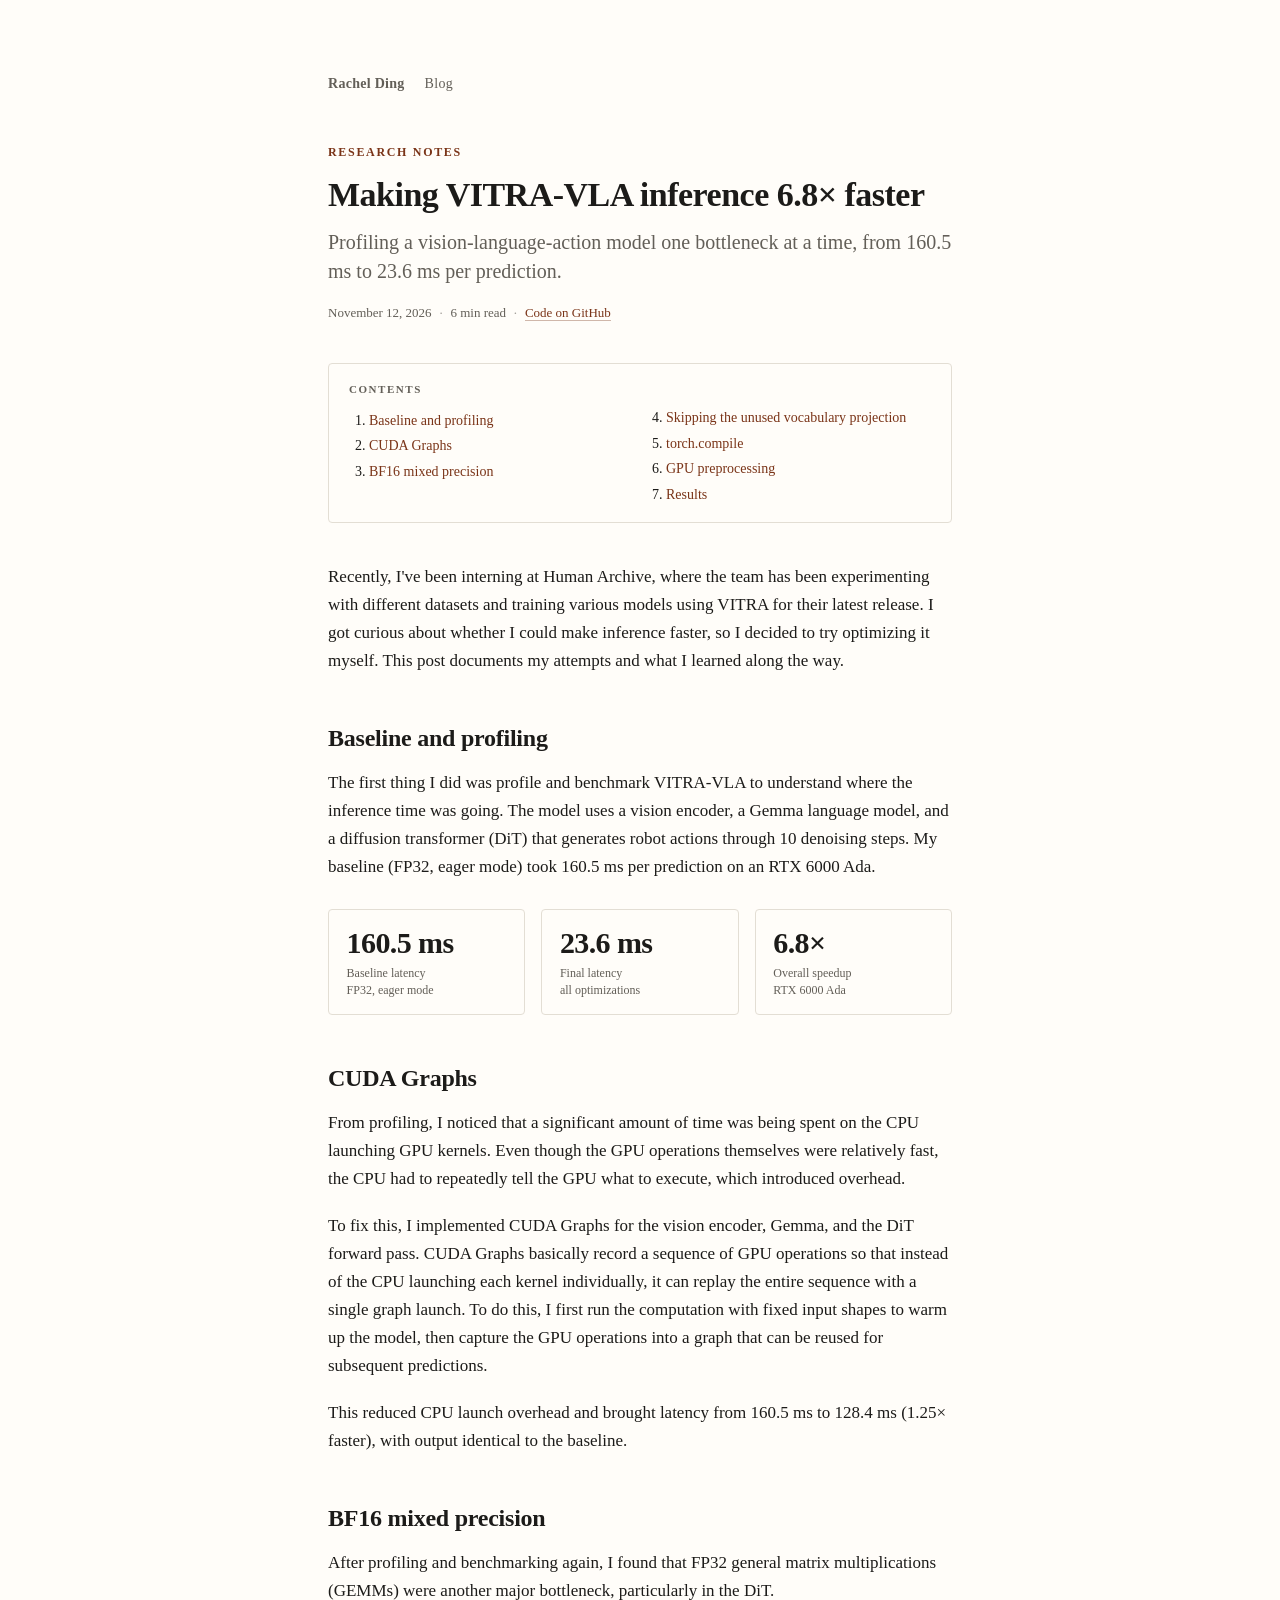
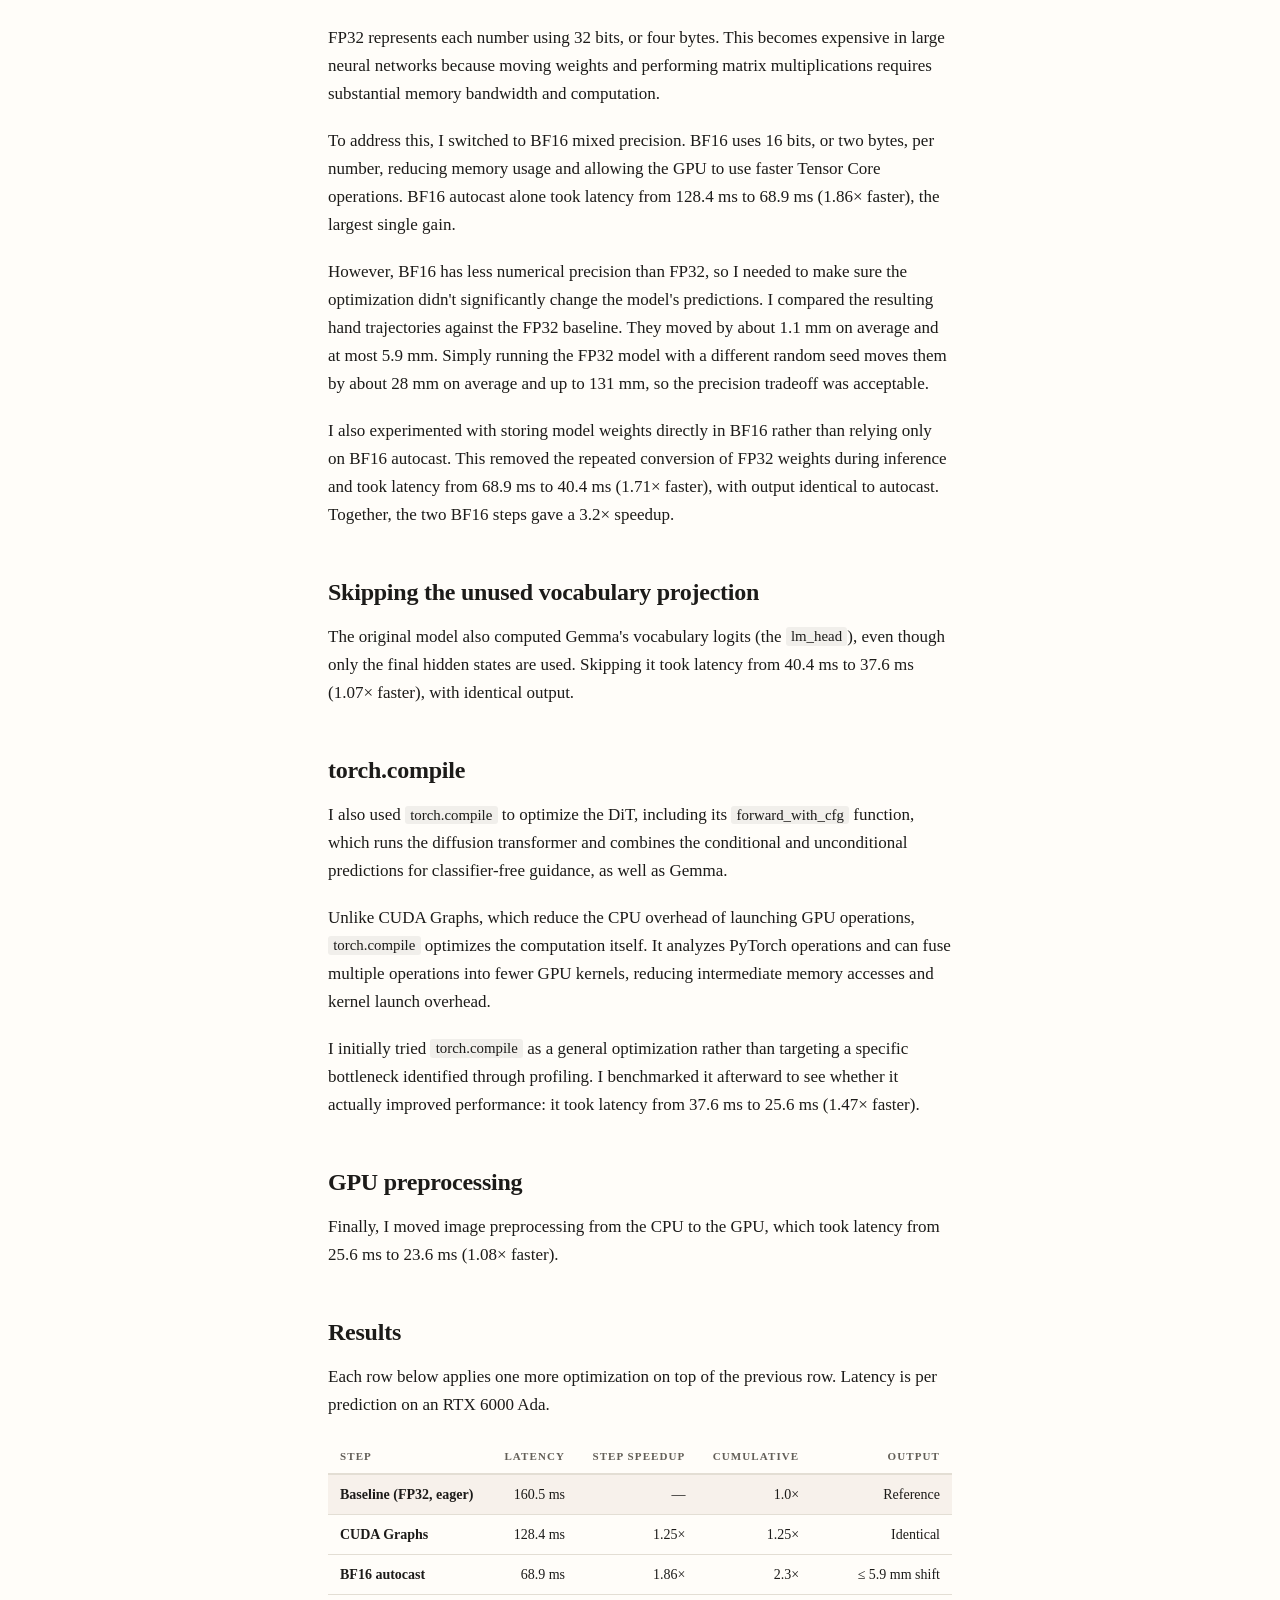
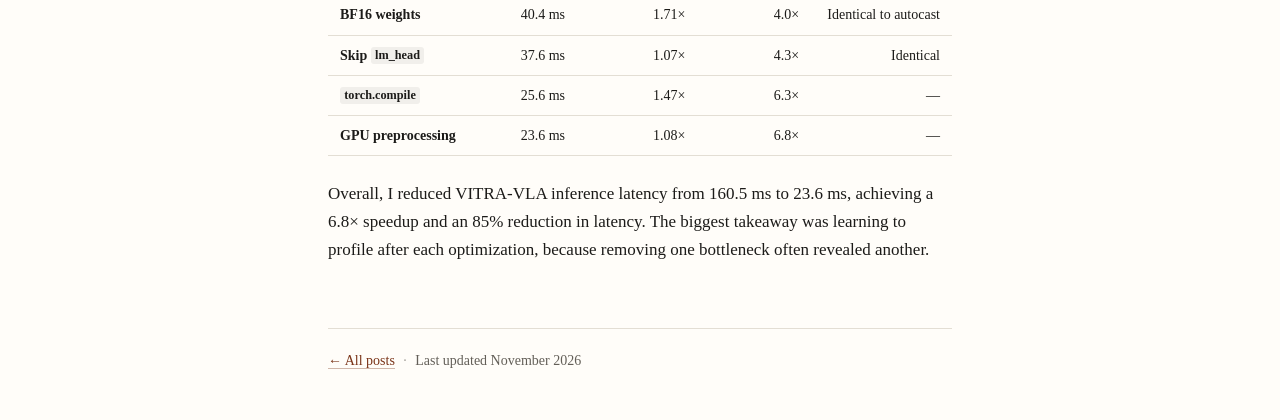
<file: blog/optimizing-vitra-vla-inference.html>
<!DOCTYPE html>
<html lang="en">
<head>
  <meta charset="utf-8">
  <meta name="viewport" content="width=device-width, initial-scale=1">

  <title>Making VITRA-VLA inference 6.8&times; faster &middot; Rachel Ding</title>
  <meta name="description" content="Profiling and optimizing VITRA-VLA inference with CUDA Graphs, BF16, torch.compile, and GPU preprocessing, from 160.5 ms to 23.6 ms per prediction.">

  <meta property="og:title" content="Making VITRA-VLA inference 6.8× faster">
  <meta property="og:description" content="Profiling and optimizing VITRA-VLA inference with CUDA Graphs, BF16, torch.compile, and GPU preprocessing, from 160.5 ms to 23.6 ms per prediction.">
  <meta property="og:type" content="article">
  <meta property="og:url" content="https://rding870.github.io/blog/optimizing-vitra-vla-inference.html">

  <link rel="stylesheet" href="../style.css?v=2">
  <link rel="icon" href="data:image/svg+xml,<svg xmlns='http://www.w3.org/2000/svg' viewBox='0 0 16 16'><text y='13' font-size='14'>📄</text></svg>">
</head>

<body>
<main class="article-main">

  <nav class="site-nav" aria-label="Site">
    <a class="site-nav-home" href="../">Rachel Ding</a>
    <a href="./">Blog</a>
  </nav>

  <article class="post">

    <header class="post-header">
      <p class="eyebrow">Research notes</p>
      <h1>Making VITRA-VLA inference 6.8&times; faster</h1>
      <p class="dek">
        Profiling a vision-language-action model one bottleneck at a time, from
        160.5 ms to 23.6 ms per prediction.
      </p>
      <p class="post-meta">
        <time datetime="2026-11-12">November 12, 2026</time>
        <span class="sep">&middot;</span> 6 min read
        <span class="sep">&middot;</span>
        <a href="https://github.com/rding870/vitra-inference-opt">Code on GitHub</a>
      </p>
    </header>

    <aside class="toc" aria-label="Contents">
      <p class="toc-title">Contents</p>
      <ol>
        <li><a href="#baseline">Baseline and profiling</a></li>
        <li><a href="#cuda-graphs">CUDA Graphs</a></li>
        <li><a href="#bf16">BF16 mixed precision</a></li>
        <li><a href="#lm-head">Skipping the unused vocabulary projection</a></li>
        <li><a href="#compile">torch.compile</a></li>
        <li><a href="#preprocessing">GPU preprocessing</a></li>
        <li><a href="#results">Results</a></li>
      </ol>
    </aside>

    <p>
      Recently, I've been interning at Human Archive, where the team has been
      experimenting with different datasets and training various models using
      VITRA for their latest release. I got curious about whether I could make
      inference faster, so I decided to try optimizing it myself. This post
      documents my attempts and what I learned along the way.
    </p>

    <!-- ------------------------------------------------------------------ -->
    <h2 id="baseline">Baseline and profiling</h2>

    <p>
      The first thing I did was profile and benchmark VITRA-VLA to understand
      where the inference time was going. The model uses a vision encoder, a Gemma
      language model, and a diffusion transformer (DiT) that generates robot
      actions through 10 denoising steps. My baseline (FP32, eager mode) took
      160.5 ms per prediction on an RTX 6000 Ada.
    </p>

    <div class="stat-row">
      <div class="stat">
        <span class="stat-value">160.5 ms</span>
        <span class="stat-label">Baseline latency<br>FP32, eager mode</span>
      </div>
      <div class="stat">
        <span class="stat-value">23.6 ms</span>
        <span class="stat-label">Final latency<br>all optimizations</span>
      </div>
      <div class="stat">
        <span class="stat-value">6.8&times;</span>
        <span class="stat-label">Overall speedup<br>RTX 6000 Ada</span>
      </div>
    </div>

    <!-- ------------------------------------------------------------------ -->
    <h2 id="cuda-graphs">CUDA Graphs</h2>

    <p>
      From profiling, I noticed that a significant amount of time was being spent
      on the CPU launching GPU kernels. Even though the GPU operations themselves
      were relatively fast, the CPU had to repeatedly tell the GPU what to
      execute, which introduced overhead.
    </p>

    <p>
      To fix this, I implemented CUDA Graphs for the vision encoder, Gemma, and
      the DiT forward pass. CUDA Graphs basically record a sequence of GPU
      operations so that instead of the CPU launching each kernel individually,
      it can replay the entire sequence with a single graph launch. To do this, I
      first run the computation with fixed input shapes to warm up the model, then
      capture the GPU operations into a graph that can be reused for subsequent
      predictions.
    </p>

    <p>
      This reduced CPU launch overhead and brought latency from 160.5 ms to
      128.4 ms (1.25&times; faster), with output identical to the baseline.
    </p>

    <!-- ------------------------------------------------------------------ -->
    <h2 id="bf16">BF16 mixed precision</h2>

    <p>
      After profiling and benchmarking again, I found that FP32 general matrix
      multiplications (GEMMs) were another major bottleneck, particularly in the
      DiT.
    </p>

    <p>
      FP32 represents each number using 32 bits, or four bytes. This becomes
      expensive in large neural networks because moving weights and performing
      matrix multiplications requires substantial memory bandwidth and
      computation.
    </p>

    <p>
      To address this, I switched to BF16 mixed precision. BF16 uses 16 bits, or
      two bytes, per number, reducing memory usage and allowing the GPU to use
      faster Tensor Core operations. BF16 autocast alone took latency from
      128.4 ms to 68.9 ms (1.86&times; faster), the largest single gain.
    </p>

    <p>
      However, BF16 has less numerical precision than FP32, so I needed to make
      sure the optimization didn't significantly change the model's predictions.
      I compared the resulting hand trajectories against the FP32 baseline. They
      moved by about 1.1 mm on average and at most 5.9 mm. Simply running the
      FP32 model with a different random seed moves them by about 28 mm on
      average and up to 131 mm, so the precision tradeoff was acceptable.
    </p>

    <p>
      I also experimented with storing model weights directly in BF16 rather than
      relying only on BF16 autocast. This removed the repeated conversion of FP32
      weights during inference and took latency from 68.9 ms to 40.4 ms
      (1.71&times; faster), with output identical to autocast. Together, the two
      BF16 steps gave a 3.2&times; speedup.
    </p>

    <!-- ------------------------------------------------------------------ -->
    <h2 id="lm-head">Skipping the unused vocabulary projection</h2>

    <p>
      The original model also computed Gemma's vocabulary logits (the
      <code>lm_head</code>), even though only the final hidden states are used.
      Skipping it took latency from 40.4 ms to 37.6 ms (1.07&times; faster), with
      identical output.
    </p>

    <!-- ------------------------------------------------------------------ -->
    <h2 id="compile">torch.compile</h2>

    <p>
      I also used <code>torch.compile</code> to optimize the DiT, including its
      <code>forward_with_cfg</code> function, which runs the diffusion transformer
      and combines the conditional and unconditional predictions for
      classifier-free guidance, as well as Gemma.
    </p>

    <p>
      Unlike CUDA Graphs, which reduce the CPU overhead of launching GPU
      operations, <code>torch.compile</code> optimizes the computation itself. It
      analyzes PyTorch operations and can fuse multiple operations into fewer GPU
      kernels, reducing intermediate memory accesses and kernel launch overhead.
    </p>

    <p>
      I initially tried <code>torch.compile</code> as a general optimization
      rather than targeting a specific bottleneck identified through profiling. I
      benchmarked it afterward to see whether it actually improved performance:
      it took latency from 37.6 ms to 25.6 ms (1.47&times; faster).
    </p>

    <!-- ------------------------------------------------------------------ -->
    <h2 id="preprocessing">GPU preprocessing</h2>

    <p>
      Finally, I moved image preprocessing from the CPU to the GPU, which took
      latency from 25.6 ms to 23.6 ms (1.08&times; faster).
    </p>

    <!-- ------------------------------------------------------------------ -->
    <h2 id="results">Results</h2>

    <p>
      Each row below applies one more optimization on top of the previous row.
      Latency is per prediction on an RTX 6000 Ada.
    </p>

    <div class="table-wrap">
      <table class="results">
        <thead>
          <tr>
            <th>Step</th>
            <th>Latency</th>
            <th>Step speedup</th>
            <th>Cumulative</th>
            <th>Output</th>
          </tr>
        </thead>
        <tbody>
          <tr class="row-teacher">
            <td>Baseline (FP32, eager)</td><td>160.5 ms</td><td>&mdash;</td><td>1.0&times;</td><td>Reference</td>
          </tr>
          <tr><td>CUDA Graphs</td><td>128.4 ms</td><td>1.25&times;</td><td>1.25&times;</td><td>Identical</td></tr>
          <tr><td>BF16 autocast</td><td>68.9 ms</td><td>1.86&times;</td><td>2.3&times;</td><td>&le; 5.9 mm shift</td></tr>
          <tr><td>BF16 weights</td><td>40.4 ms</td><td>1.71&times;</td><td>4.0&times;</td><td>Identical to autocast</td></tr>
          <tr><td>Skip <code>lm_head</code></td><td>37.6 ms</td><td>1.07&times;</td><td>4.3&times;</td><td>Identical</td></tr>
          <tr><td><code>torch.compile</code></td><td>25.6 ms</td><td>1.47&times;</td><td>6.3&times;</td><td>&mdash;</td></tr>
          <tr><td>GPU preprocessing</td><td>23.6 ms</td><td>1.08&times;</td><td>6.8&times;</td><td>&mdash;</td></tr>
        </tbody>
      </table>
    </div>

    <p>
      Overall, I reduced VITRA-VLA inference latency from 160.5 ms to 23.6 ms,
      achieving a 6.8&times; speedup and an 85% reduction in latency. The biggest
      takeaway was learning to profile after each optimization, because removing
      one bottleneck often revealed another.
    </p>

  </article>

  <footer>
    <p>
      <a href="./">&larr; All posts</a>
      <span class="sep">&middot;</span>
      Last updated November 2026
    </p>
  </footer>

</main>
</body>
</html>
</file>
<file: style.css>
/* ---- Palette ------------------------------------------------------ */

:root {
  --bg:        #fffdf9;
  --text:      #1c1b19;
  --muted:     #635f58;
  --rule:      #e3ded4;
  --link:      #7a3418;
  --link-hover:#b04a20;
}

@media (prefers-color-scheme: dark) {
  :root {
    --bg:        #161513;
    --text:      #e8e4dc;
    --muted:     #a09a90;
    --rule:      #33302b;
    --link:      #e0956a;
    --link-hover:#f4b98d;
  }
}

/* ---- Base --------------------------------------------------------- */

*, *::before, *::after { box-sizing: border-box; }

html { -webkit-text-size-adjust: 100%; }

body {
  margin: 0;
  background: var(--bg);
  color: var(--text);
  font-family: "Charter", "Bitstream Charter", "Sitka Text", Cambria, Georgia, serif;
  font-size: 1.0625rem;
  line-height: 1.65;
  -webkit-font-smoothing: antialiased;
}

main {
  max-width: 40rem;
  margin: 0 auto;
  padding: 4.5rem 1.5rem 3rem;
}

p { margin: 0 0 1.1em; }

a {
  color: var(--link);
  text-decoration: none;
  border-bottom: 1px solid color-mix(in srgb, var(--link) 35%, transparent);
}

a:hover {
  color: var(--link-hover);
  border-bottom-color: var(--link-hover);
}

/* ---- Header ------------------------------------------------------- */

header { margin-bottom: 2.5rem; }

h1 {
  margin: 0 0 0.25rem;
  font-size: 2.25rem;
  font-weight: 600;
  letter-spacing: -0.015em;
  line-height: 1.15;
}

.tagline {
  margin: 0;
  color: var(--muted);
  font-size: 1.0625rem;
}

/* ---- Sections ----------------------------------------------------- */

section { margin-bottom: 2.75rem; }

h2 {
  margin: 0 0 1rem;
  padding-bottom: 0.35rem;
  border-bottom: 1px solid var(--rule);
  font-size: 0.8125rem;
  font-weight: 600;
  letter-spacing: 0.12em;
  text-transform: uppercase;
  color: var(--muted);
}

h3 {
  margin: 1.75rem 0 0.5rem;
  font-size: 1rem;
  font-weight: 600;
}

.note {
  color: var(--muted);
  font-size: 0.875rem;
  margin-bottom: 1.25rem;
}

/* ---- Intro ---------------------------------------------------------- */

.intro {
  display: grid;
  grid-template-columns: 1fr auto;
  gap: 2.5rem;
  align-items: start;
  margin-bottom: 3.5rem;
}

.intro h1 { margin-bottom: 0.2rem; }

.intro .tagline { margin-bottom: 1.4rem; }

.bio { margin: 0; max-width: 32rem; text-wrap: pretty; }

.portrait {
  width: 9.5rem;
  aspect-ratio: 1;
  object-fit: cover;
  object-position: 60% center;   /* source is landscape; subject sits right of centre */
  margin-top: 0.4rem;
  border-radius: 6px;
  filter: grayscale(15%);
}

.links {
  list-style: none;
  display: flex;
  flex-wrap: wrap;
  gap: 0.4rem 1.25rem;
  margin: 1.4rem 0 0;
  padding: 0;
  font-size: 0.9375rem;
}

/* ---- Publications ------------------------------------------------- */

.pubs {
  list-style: none;
  margin: 0;
  padding: 0;
}

.pubs > li { margin-bottom: 1.25rem; }

.pub-title {
  font-weight: 600;
  color: var(--text);
  border-bottom: none;
}

.pub-title:hover { color: var(--link); }

.pub-meta {
  display: block;
  margin-top: 0.15rem;
  color: var(--muted);
  font-size: 0.9375rem;
}

/* ---- Timeline (education / experience) ---------------------------- */

.timeline {
  display: grid;
  grid-template-columns: 9.5rem 1fr;
  gap: 0.45rem 1rem;
  margin: 0;
}

.timeline dt {
  color: var(--muted);
  font-size: 0.9375rem;
  font-variant-numeric: tabular-nums;
}

.timeline dd { margin: 0; }

/* ---- Footer ------------------------------------------------------- */

footer {
  margin-top: 4rem;
  padding-top: 1.25rem;
  border-top: 1px solid var(--rule);
  color: var(--muted);
  font-size: 0.875rem;
}

footer p { margin: 0; }

/* ---- Site nav (blog pages) ---------------------------------------- */

.site-nav {
  display: flex;
  gap: 1.25rem;
  margin-bottom: 3rem;
  font-size: 0.875rem;
  letter-spacing: 0.02em;
}

.site-nav a {
  color: var(--muted);
  border-bottom: none;
}

.site-nav a:hover,
.site-nav a[aria-current="page"] { color: var(--text); }

.site-nav-home { font-weight: 600; }

/* ---- Blog index --------------------------------------------------- */

.post-list {
  list-style: none;
  margin: 0;
  padding: 0;
}

.post-list > li {
  padding: 1.25rem 0;
  border-bottom: 1px solid var(--rule);
}

.post-list > li:first-child { padding-top: 0; }

.post-list time {
  display: block;
  margin-bottom: 0.25rem;
  color: var(--muted);
  font-size: 0.8125rem;
  font-variant-numeric: tabular-nums;
}

.post-list-title {
  font-size: 1.25rem;
  font-weight: 600;
  line-height: 1.3;
  color: var(--text);
  border-bottom: none;
}

.post-list-title:hover { color: var(--link); }

.post-list-summary {
  margin: 0.5rem 0 0;
  color: var(--muted);
}

/* ---- Article ------------------------------------------------------ */

.article-main { max-width: 42rem; }

.post-header { margin-bottom: 2.5rem; }

.eyebrow {
  margin: 0 0 0.75rem;
  font-size: 0.75rem;
  font-weight: 600;
  letter-spacing: 0.14em;
  text-transform: uppercase;
  color: var(--link);
}

.post-header h1 {
  font-size: 2.125rem;
  line-height: 1.2;
  margin-bottom: 0.75rem;
  text-wrap: balance;
}

.dek {
  margin: 0 0 1rem;
  font-size: 1.25rem;
  line-height: 1.45;
  color: var(--muted);
  text-wrap: pretty;
}

.post-meta {
  margin: 0;
  color: var(--muted);
  font-size: 0.8125rem;
}

.sep { margin: 0 0.35em; opacity: 0.6; }

.post h2 {
  margin-top: 3rem;
  font-size: 1.5rem;
  font-weight: 600;
  letter-spacing: -0.01em;
  text-transform: none;
  color: var(--text);
  font-family: inherit;
  border-bottom: none;
  padding-bottom: 0;
  line-height: 1.25;
}

.post h3 {
  margin: 2rem 0 0.6rem;
  font-size: 1.125rem;
}

.post p { text-wrap: pretty; }

.post code {
  font-family: inherit;
  font-size: 0.875em;
  padding: 0.1em 0.35em;
  border-radius: 3px;
  background: color-mix(in srgb, var(--text) 6%, transparent);
}

.post abbr { text-decoration: none; border-bottom: 1px dotted var(--muted); cursor: help; }

.step-num {
  display: inline-block;
  margin-right: 0.6rem;
  padding: 0.1em 0.55em;
  border-radius: 999px;
  background: var(--link);
  color: var(--bg);
  font-size: 0.6875rem;
  font-weight: 600;
  letter-spacing: 0.08em;
  text-transform: uppercase;
  vertical-align: 0.15em;
}

/* Table of contents */

.toc {
  margin: 0 0 2.5rem;
  padding: 1rem 1.25rem;
  border: 1px solid var(--rule);
  border-radius: 4px;
  font-size: 0.875rem;
}

.toc-title {
  margin: 0 0 0.5rem;
  font-size: 0.6875rem;
  font-weight: 600;
  letter-spacing: 0.14em;
  text-transform: uppercase;
  color: var(--muted);
}

.toc ol {
  margin: 0;
  padding-left: 1.25rem;
  columns: 2;
  column-gap: 2rem;
}

.toc li { margin: 0.15rem 0; break-inside: avoid; }
.toc a { border-bottom: none; }

/* Numbered steps */

.steps {
  margin: 0 0 1.25rem;
  padding-left: 0;
  list-style: none;
  counter-reset: step;
}

.steps > li {
  position: relative;
  padding-left: 2.5rem;
  margin-bottom: 0.9rem;
  counter-increment: step;
}

.steps > li::before {
  content: counter(step);
  position: absolute;
  left: 0;
  top: 0.15em;
  width: 1.6rem;
  height: 1.6rem;
  border-radius: 50%;
  border: 1px solid var(--rule);
  color: var(--muted);
  font-size: 0.75rem;
  font-weight: 600;
  display: flex;
  align-items: center;
  justify-content: center;
}

.steps-compact > li { margin-bottom: 0.5rem; }

/* Inference-loop figure */

.flow {
  margin: 1.5rem 0 1.75rem;
  padding: 1.25rem 1.25rem 1rem;
  border-left: 3px solid var(--link);
  background: color-mix(in srgb, var(--link) 5%, transparent);
  border-radius: 0 4px 4px 0;
}

.flow-steps {
  margin: 0;
  padding: 0;
  list-style: none;
}

.flow-steps li {
  position: relative;
  padding-left: 5.5rem;
  margin-bottom: 0.55rem;
}

.flow-steps li:last-child { margin-bottom: 0; }

.flow-label {
  position: absolute;
  left: 0;
  top: 0.2em;
  font-size: 0.6875rem;
  font-weight: 600;
  letter-spacing: 0.12em;
  text-transform: uppercase;
  color: var(--link);
}

.flow figcaption,
figure figcaption {
  margin-top: 0.85rem;
  padding-top: 0.6rem;
  border-top: 1px solid var(--rule);
  color: var(--muted);
  font-size: 0.875rem;
}

/* Video figure */

.video {
  margin: 1.75rem 0 2rem;
}

.video video {
  display: block;
  width: 100%;
  max-width: 100%;
  height: auto;
  margin: 0 auto;
  border-radius: 4px;
  background: #000;
}

/* Stat tiles */

.stat-row {
  display: grid;
  grid-template-columns: repeat(3, 1fr);
  gap: 1rem;
  margin: 1.75rem 0 2rem;
}

.stat {
  padding: 1rem 1.1rem;
  border: 1px solid var(--rule);
  border-radius: 4px;
}

.stat-value {
  display: block;
  font-size: 1.875rem;
  font-weight: 600;
  letter-spacing: -0.02em;
  line-height: 1.1;
  font-variant-numeric: tabular-nums;
}

.stat-label {
  display: block;
  margin-top: 0.35rem;
  color: var(--muted);
  font-size: 0.75rem;
  line-height: 1.4;
}

/* Model roles */

.roles { margin: 0 0 1.25rem; }

.roles dt {
  margin-top: 1rem;
  font-weight: 600;
}

.roles dt:first-child { margin-top: 0; }

.roles .alias {
  font-weight: 400;
  color: var(--muted);
}

.roles dd { margin: 0.2rem 0 0; }

/* Display math */

.math {
  margin: 0.75rem 0 1.1rem;
  padding: 0.5rem 0;
  text-align: center;
  font-size: 1.125rem;
}

var { font-style: italic; }

/* Callouts */

.callout {
  margin: 1.5rem 0;
  padding: 1rem 1.25rem;
  border-left: 3px solid var(--rule);
  background: color-mix(in srgb, var(--text) 3.5%, transparent);
  border-radius: 0 4px 4px 0;
  font-size: 0.9875rem;
}

.callout p:last-child { margin-bottom: 0; }

.callout-title {
  margin: 0 0 0.4rem;
  font-size: 0.6875rem;
  font-weight: 600;
  letter-spacing: 0.14em;
  text-transform: uppercase;
  color: var(--muted);
}

.callout-summary { border-left-color: var(--link); }

.callout-pending {
  border-left-style: dashed;
  color: var(--muted);
}

/* Tables */

.table-wrap {
  overflow-x: auto;
  margin: 1.25rem 0 1.5rem;
}

.post table {
  width: 100%;
  border-collapse: collapse;
  font-size: 0.875rem;
  font-variant-numeric: tabular-nums;
}

.post th,
.post td {
  padding: 0.5rem 0.75rem;
  text-align: left;
  border-bottom: 1px solid var(--rule);
}

.post th {
  font-size: 0.6875rem;
  font-weight: 600;
  letter-spacing: 0.1em;
  text-transform: uppercase;
  color: var(--muted);
  border-bottom: 2px solid var(--rule);
}

.post td:first-child { font-weight: 600; }

.row-teacher td { background: color-mix(in srgb, var(--link) 6%, transparent); }

.results td:not(:first-child) { text-align: right; }
.results th:not(:first-child) { text-align: right; }

.sources td { vertical-align: top; }
.sources td:first-child { font-weight: 400; }
.sources code { white-space: nowrap; }
.sources .sub { color: var(--muted); font-size: 0.8125rem; }

.refs { padding-left: 1.25rem; margin: 0 0 1.25rem; }
.refs li { margin-bottom: 0.6rem; }

/* ---- Home: writing list ------------------------------------------- */

.writing {
  list-style: none;
  margin: 0;
  padding: 0;
}

.writing > li { margin-bottom: 0.9rem; }

.writing time {
  display: block;
  color: var(--muted);
  font-size: 0.8125rem;
  font-variant-numeric: tabular-nums;
}

.more {
  display: inline-block;
  margin-top: 0.75rem;
  font-size: 0.875rem;
}

/* ---- Small screens ------------------------------------------------ */

@media (max-width: 34rem) {
  main { padding-top: 3rem; }
  h1 { font-size: 1.875rem; }

  .intro {
    grid-template-columns: 1fr;
    gap: 1.25rem;
  }

  .portrait {
    order: -1;
    width: 7rem;
    margin-top: 0;
  }

  .timeline {
    grid-template-columns: 1fr;
    gap: 0.15rem;
  }

  .timeline dd { margin-bottom: 0.75rem; }

  .post-header h1 { font-size: 1.75rem; }
  .dek { font-size: 1.125rem; }
  .toc ol { columns: 1; }
  .stat-row { grid-template-columns: 1fr; gap: 0.6rem; }
  .flow-steps li { padding-left: 0; }
  .flow-label { position: static; display: block; margin-bottom: 0.1rem; }
}

/* ---- Print (people do print these) -------------------------------- */

@media print {
  :root { --bg: #fff; --text: #000; --muted: #444; --link: #000; }
  main { max-width: none; padding: 0; }
  .portrait { display: none; }
  a { border-bottom: none; }
  .site-nav, .toc { display: none; }
}
</file>
